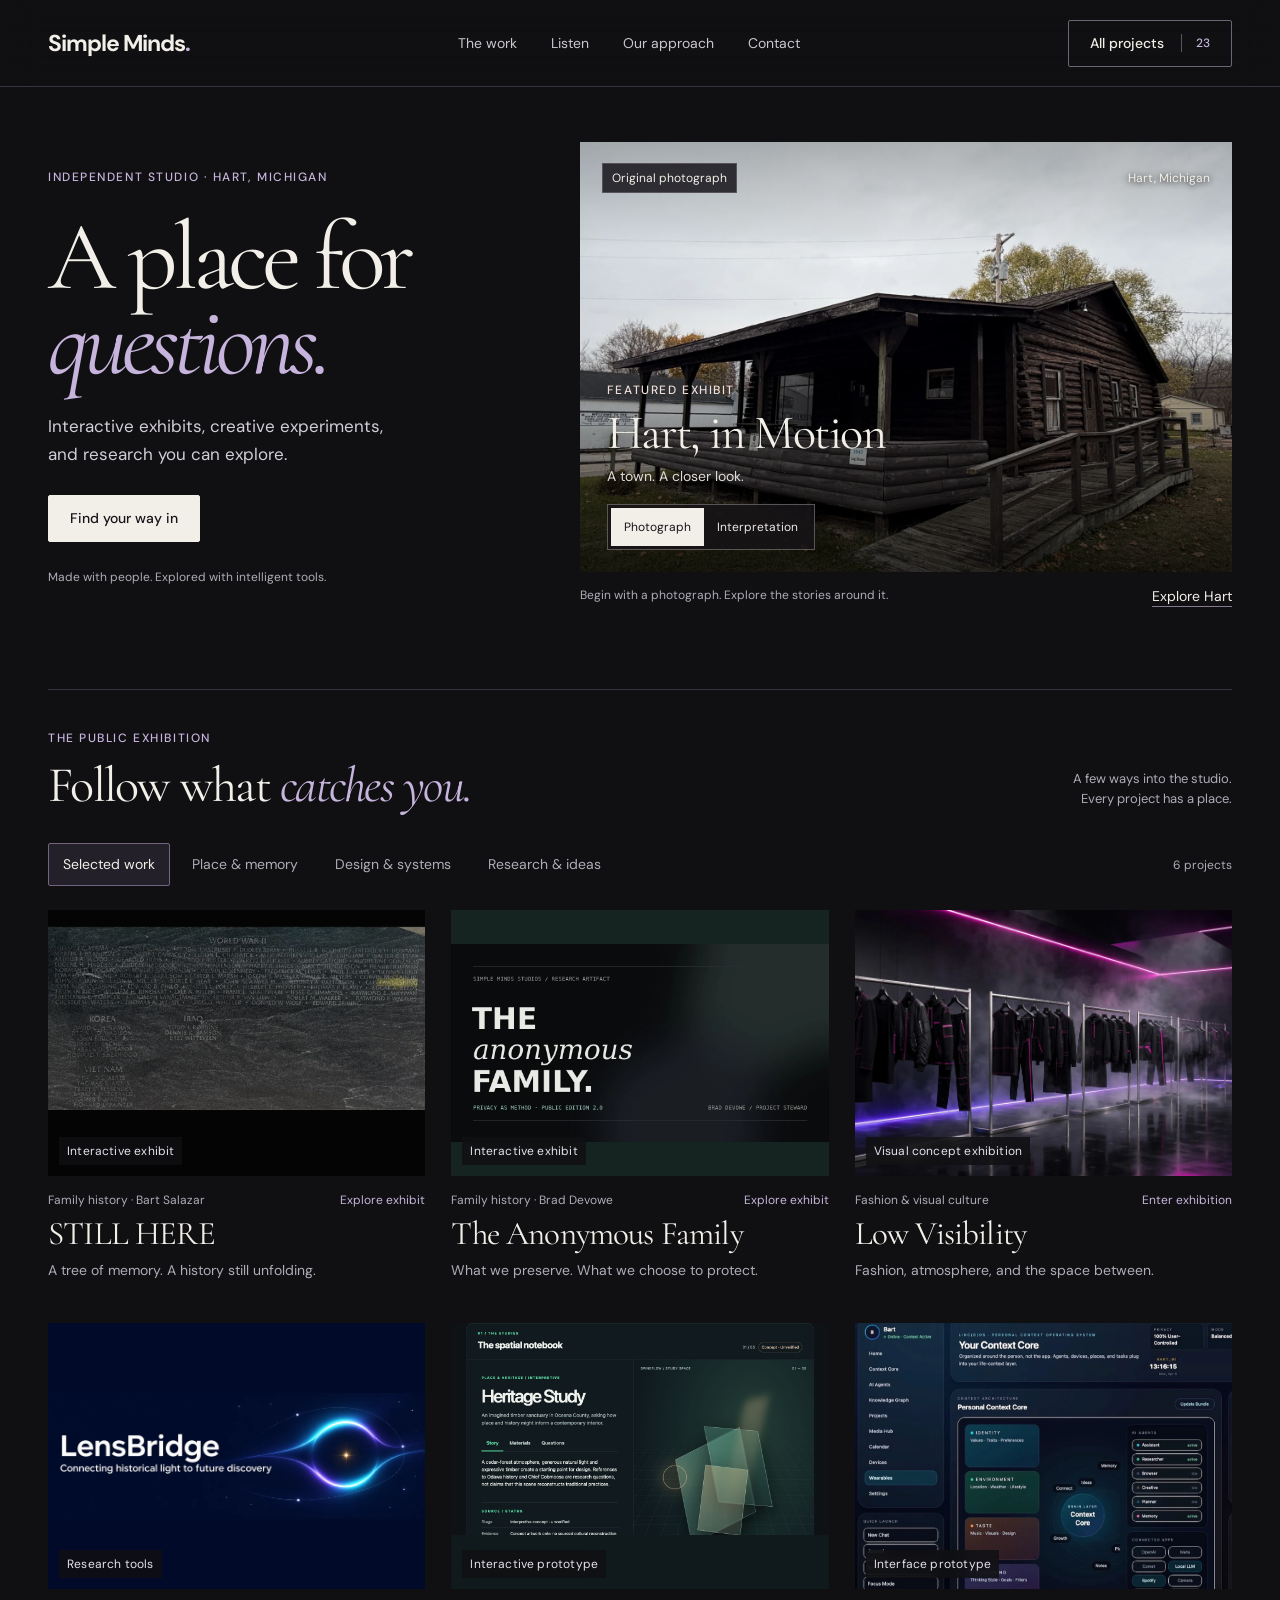
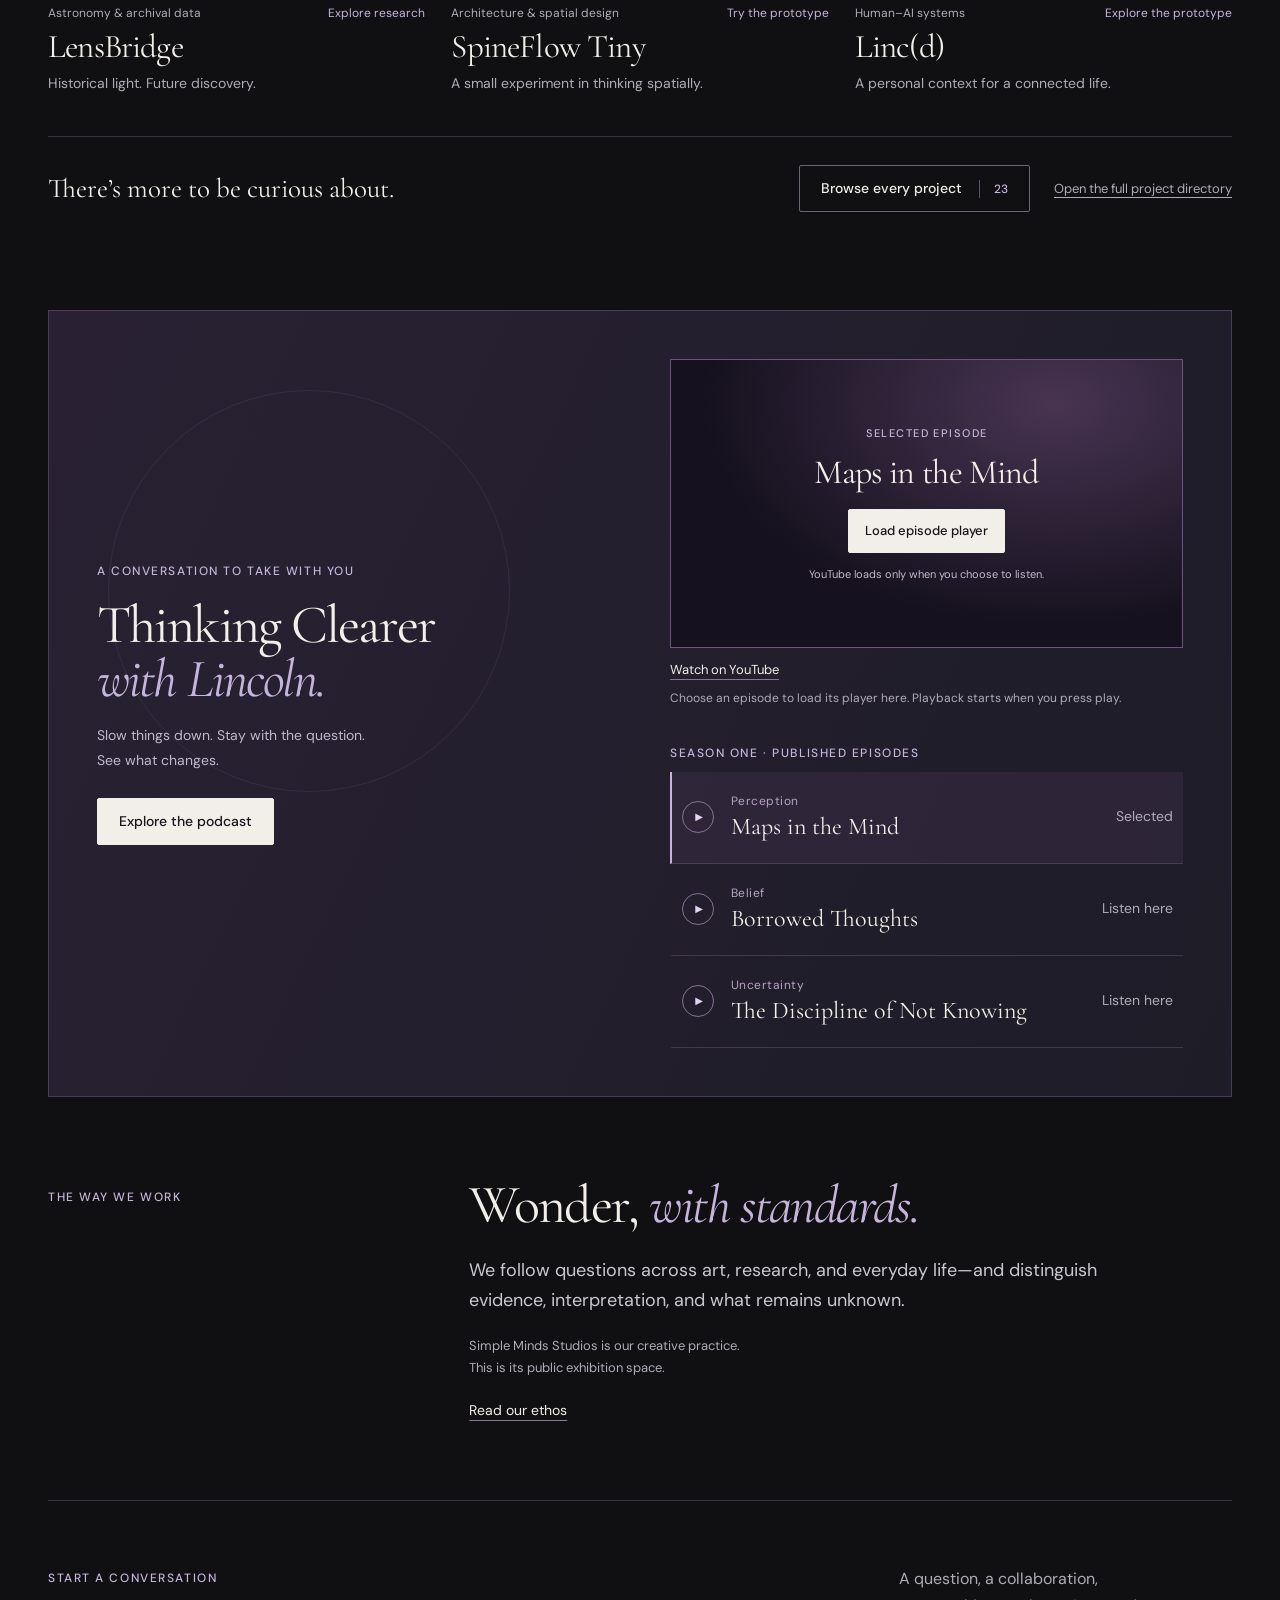
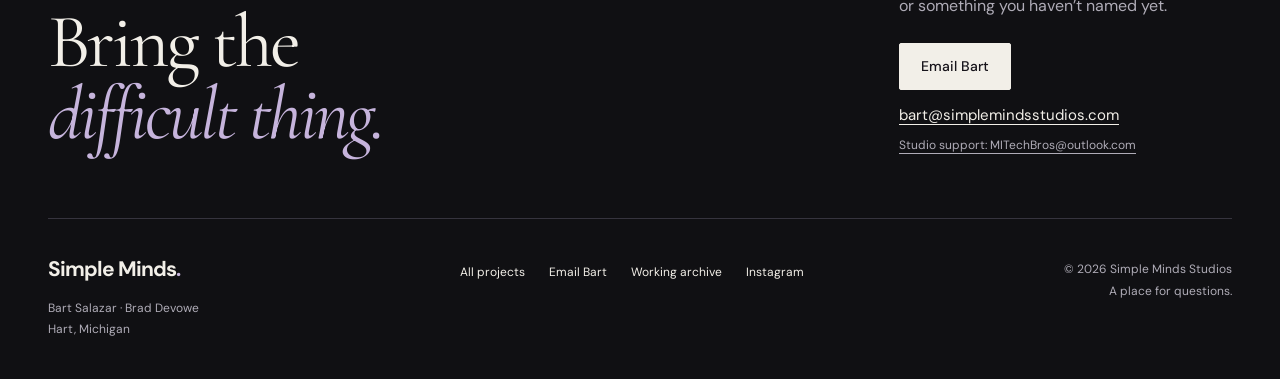
<file: index.html>
<!doctype html>
<html lang="en">
<head>
  <meta charset="utf-8">
  <meta name="viewport" content="width=device-width, initial-scale=1">
  <meta name="theme-color" content="#101013">
  <meta name="description" content="Explore exhibits, family histories, design experiments, and research from Hart, Michigan.">
  <title>Simple Minds Studios — A place for questions</title>
  <link rel="icon" href="assets/homepage/favicon.svg" type="image/svg+xml">
  <link rel="stylesheet" href="assets/homepage/homepage.css">
  <script src="assets/homepage/homepage.js" defer></script>
  <script src="assets/homepage/podcast.js" defer></script>
  <link rel="canonical" href="https://simplemindsstudios.com/">
  <meta property="og:type" content="website">
  <meta property="og:title" content="Simple Minds Studios — A place for questions">
  <meta property="og:description" content="Interactive exhibits, creative experiments, and research you can explore. Independent studio in Hart, Michigan.">
  <meta property="og:url" content="https://simplemindsstudios.com/">
  <meta property="og:image" content="https://simplemindsstudios.com/assets/homepage/social-preview-v2.jpg">
  <meta property="og:image:width" content="1280">
  <meta property="og:image:height" content="720">
  <meta property="og:image:alt" content="Simple Minds Studios, with a photographic preview of Hart, in Motion">
  <meta name="twitter:card" content="summary_large_image">
  <meta name="twitter:title" content="Simple Minds Studios — A place for questions">
  <meta name="twitter:description" content="Interactive exhibits, creative experiments, and research from Hart, Michigan.">
  <meta name="twitter:image" content="https://simplemindsstudios.com/assets/homepage/social-preview-v2.jpg">
  <script type="application/ld+json">{"@context": "https://schema.org", "@type": "Organization", "name": "Simple Minds Studios", "url": "https://simplemindsstudios.com/", "email": "bart@simplemindsstudios.com", "sameAs": ["https://github.com/Simple-Minds-Studios", "https://www.instagram.com/simplemindsstudios"]}</script>
  <script async src="https://www.googletagmanager.com/gtag/js?id=G-8QL1DX6CTL"></script>
  <script>window.dataLayer=window.dataLayer||[];function gtag(){dataLayer.push(arguments)}gtag('js',new Date());gtag('config','G-8QL1DX6CTL');</script>
  <!-- Meta Pixel Code -->
  <script>
  !function(f,b,e,v,n,t,s)
  {if(f.fbq)return;n=f.fbq=function(){n.callMethod?
  n.callMethod.apply(n,arguments):n.queue.push(arguments)};
  if(!f._fbq)f._fbq=n;n.push=n;n.loaded=!0;n.version='2.0';
  n.queue=[];t=b.createElement(e);t.async=!0;
  t.src=v;s=b.getElementsByTagName(e)[0];
  s.parentNode.insertBefore(t,s)}(window, document,'script',
  'https://connect.facebook.net/en_US/fbevents.js');
  fbq('init', '1871884930915034');
  fbq('track', 'PageView');
  </script>
  <noscript><img height="1" width="1" style="display:none"
  src="https://www.facebook.com/tr?id=1871884930915034&ev=PageView&noscript=1"
  /></noscript>
<!-- End Meta Pixel Code -->
</head>
<body>
  <a class="skip-link" href="#main">Skip to the work</a>
  <header class="site-header">
    <nav class="nav shell" aria-label="Primary">
      <a class="wordmark" href="#main" aria-label="Simple Minds Studios home">Simple Minds<span class="wordmark-dot">.</span></a>
      <div class="nav-middle"><a href="#work">The work</a><a href="#listen">Listen</a><a href="#about">Our approach</a><a href="#contact">Contact</a></div>
      <button class="catalog-trigger outline-button" data-open-catalog>All projects <span class="small-count" data-project-count>23</span></button>
    </nav>
  </header>
  <main id="main"><span id="top" class="anchor-alias" aria-hidden="true"></span>
    <section class="hero shell" aria-labelledby="hero-title">
      <div class="hero-copy">
        <p class="eyebrow">Independent studio · Hart, Michigan</p>
        <h1 id="hero-title">A place for<br><em>questions.</em></h1>
        <p class="hero-description">Interactive exhibits, creative experiments, and research you can explore.</p>
        <a class="solid-button" href="#work">Find your way in</a>
        <p class="hero-footnote">Made with people. Explored with intelligent tools.</p>
      </div>
      <figure class="hero-feature">
        <div class="feature-image-wrap">
          <img id="hart-image" src="assets/homepage/hart-photo.webp" alt="Photograph of a historic log house and its porch in Hart, Michigan" width="1536" height="1152" fetchpriority="high">
          <div class="feature-topline"><span class="image-label" id="hart-image-label">Original photograph</span><span class="feature-location">Hart, Michigan</span></div>
          <div class="hero-feature-title"><span class="eyebrow">Featured exhibit</span><h2>Hart, in Motion</h2><p>A town. A closer look.</p></div>
          <div class="compare-switch" role="group" aria-label="Choose the Hart preview"><button type="button" data-hart-view="photo" aria-pressed="true">Photograph</button><button type="button" data-hart-view="interpretation" aria-pressed="false">Interpretation</button></div>
        </div>
        <figcaption><span id="hart-caption" aria-live="polite">Begin with a photograph. Explore the stories around it.</span><a href="https://simplemindsstudios.com/hart-in-motion/explore/#cabin" class="text-link">Explore Hart</a></figcaption>
      </figure>
    </section>

    <span id="rooms" class="anchor-alias" aria-hidden="true"></span><span id="collection" class="anchor-alias" aria-hidden="true"></span>
    <section class="work shell" id="work" aria-labelledby="work-title">
      <div class="section-heading"><div><p class="eyebrow">The public exhibition</p><h2 id="work-title">Follow what <em>catches you.</em></h2></div><p class="section-aside">A few ways into the studio. <br>Every project has a place.</p></div>
      <div class="collection-tools"><div class="filter-list" role="group" aria-label="Filter featured projects"><button type="button" data-filter="all" aria-pressed="true">Selected work</button><button type="button" data-filter="memory" aria-pressed="false">Place & memory</button><button type="button" data-filter="design" aria-pressed="false">Design & systems</button><button type="button" data-filter="research" aria-pressed="false">Research & ideas</button></div><span class="selection-count" id="selection-count" aria-live="polite">6 projects</span></div>
      <div class="project-grid" id="featured-projects">
        <a class="project" id="sms-family" data-category="memory" href="https://simple-minds-studios.github.io/still-here/">
          <div class="project-image memory-image"><img src="assets/homepage/still-here.webp" alt="An expansive family-history diagram from STILL HERE" width="1206" height="940" loading="lazy"><span class="project-status">Interactive exhibit</span></div>
          <div class="project-meta"><span>Family history · Bart Salazar</span><span>Explore exhibit</span></div><h3>STILL HERE</h3><p>A tree of memory. A history still unfolding.</p>
        </a>
        <a class="project" data-category="memory" href="https://simple-minds-studios.github.io/the-anonymous-family/">
          <div class="project-image archive-image"><img src="assets/homepage/anonymous-family.webp" alt="The Anonymous Family exhibition cover: privacy as method, public edition" width="1200" height="630" loading="lazy"><span class="project-status">Interactive exhibit</span></div>
          <div class="project-meta"><span>Family history · Brad Devowe</span><span>Explore exhibit</span></div><h3>The Anonymous Family</h3><p>What we preserve. What we choose to protect.</p>
        </a>
        <a class="project" data-category="design" href="https://simple-minds-studios.github.io/Low-Visibility-Lookbooks/">
          <div class="project-image"><img src="assets/homepage/low-visibility-lookbooks-2.webp" alt="Low Visibility concept imagery: a dark fashion exhibition with violet light and garment rails" width="1600" height="900" loading="lazy"><span class="project-status">Visual concept exhibition</span></div>
          <div class="project-meta"><span>Fashion & visual culture</span><span>Enter exhibition</span></div><h3>Low Visibility</h3><p>Fashion, atmosphere, and the space between.</p>
        </a>
        <a class="project" data-category="research" href="https://simple-minds-studios.github.io/RomanMAST/">
          <div class="project-image lens-image"><img src="assets/homepage/lensbridge.webp" alt="LensBridge project artwork showing a luminous gravitational-lensing motif" width="1600" height="533" loading="lazy"><span class="project-status">Research tools</span></div>
          <div class="project-meta"><span>Astronomy & archival data</span><span>Explore research</span></div><h3>LensBridge</h3><p>Historical light. Future discovery.</p>
        </a>
        <a class="project" data-category="design" href="https://simple-minds-studios.github.io/spineflow-tiny-showcase/">
          <div class="project-image spine-image"><img src="assets/homepage/spineflow.jpg" alt="SpineFlow Tiny interface showing an architectural study" width="1280" height="800" loading="lazy"><span class="project-status">Interactive prototype</span></div>
          <div class="project-meta"><span>Architecture & spatial design</span><span>Try the prototype</span></div><h3>SpineFlow Tiny</h3><p>A small experiment in thinking spatially.</p>
        </a>
        <a class="project" data-category="design" href="https://simple-minds-studios.github.io/lincd-public/">
          <div class="project-image lincd-image"><img src="assets/homepage/lincd.webp" alt="Linc(d) concept interface with identity, environment, and context panels" width="1052" height="798" loading="lazy"><span class="project-status">Interface prototype</span></div>
          <div class="project-meta"><span>Human–AI systems</span><span>Explore the prototype</span></div><h3>Linc(d)</h3><p>A personal context for a connected life.</p>
        </a>
      </div>
      <div class="all-work"><p>There’s more to be curious about.</p><button type="button" class="outline-button" data-open-catalog>Browse every project <span class="small-count" data-project-count>23</span></button><a class="directory-link" href="https://simplemindsstudios.com/projects/">Open the full project directory</a></div>
    </section>

    <span id="sms-podcast" class="anchor-alias" aria-hidden="true"></span>
    <section class="podcast shell" id="listen" aria-labelledby="podcast-title">
      <div class="podcast-intro"><p class="eyebrow">A conversation to take with you</p><h2 id="podcast-title">Thinking Clearer<br><em>with Lincoln.</em></h2><p>Slow things down. Stay with the question.<br>See what changes.</p><a class="solid-button" href="https://simple-minds-studios.github.io/thinking-clearer/">Explore the podcast</a></div>
      <div class="podcast-listening">
        <div class="podcast-player" id="podcast-player-slot" aria-label="Podcast video player">
          <div class="podcast-placeholder" id="podcast-placeholder">
            <p class="eyebrow">Selected episode</p>
            <h3 id="podcast-selected-title">Maps in the Mind</h3>
            <button type="button" class="solid-button" id="podcast-load" aria-label="Load the YouTube player for Maps in the Mind">Load episode player</button>
            <p class="podcast-load-note">YouTube loads only when you choose to listen.</p>
          </div>
        </div>
        <div class="podcast-player-controls"><a class="text-link" id="podcast-youtube" href="https://www.youtube.com/watch?v=Hahd5jdcR3k" target="_blank" rel="noopener">Watch on YouTube</a><button type="button" id="podcast-close" hidden>Close player</button></div>
        <p class="podcast-message" id="podcast-message" role="status" aria-live="polite">Choose an episode to load its player here. Playback starts when you press play.</p>
        <div class="episodes"><p class="eyebrow">Season one · Published episodes</p>
          <button type="button" class="episode" data-podcast-episode="Hahd5jdcR3k" aria-pressed="true" aria-controls="podcast-player-slot" aria-label="Load Maps in the Mind on this page"><span class="play-icon" aria-hidden="true">▶</span><span><small>Perception</small><strong>Maps in the Mind</strong></span><span class="episode-action">Selected</span></button>
          <button type="button" class="episode" data-podcast-episode="IvM9KoJ85dQ" aria-pressed="false" aria-controls="podcast-player-slot" aria-label="Load Borrowed Thoughts on this page"><span class="play-icon" aria-hidden="true">▶</span><span><small>Belief</small><strong>Borrowed Thoughts</strong></span><span class="episode-action">Listen here</span></button>
          <button type="button" class="episode" data-podcast-episode="HnNYcDar6_Q" aria-pressed="false" aria-controls="podcast-player-slot" aria-label="Load The Discipline of Not Knowing on this page"><span class="play-icon" aria-hidden="true">▶</span><span><small>Uncertainty</small><strong>The Discipline of Not Knowing</strong></span><span class="episode-action">Listen here</span></button>
        </div>
        <noscript><p class="podcast-message">Listen on YouTube: <a href="https://www.youtube.com/watch?v=Hahd5jdcR3k">Maps in the Mind</a>, <a href="https://www.youtube.com/watch?v=IvM9KoJ85dQ">Borrowed Thoughts</a>, or <a href="https://www.youtube.com/watch?v=HnNYcDar6_Q">The Discipline of Not Knowing</a>.</p></noscript>
      </div>
    </section>

    <span id="questions" class="anchor-alias" aria-hidden="true"></span><span id="principles" class="anchor-alias" aria-hidden="true"></span>
    <section class="approach shell" id="about" aria-labelledby="about-title"><p class="eyebrow">The way we work</p><div><h2 id="about-title">Wonder, <em>with standards.</em></h2><p>We follow questions across art, research, and everyday life—and distinguish evidence, interpretation, and what remains unknown.</p><p class="approach-note">Simple Minds Studios is our creative practice.<br>This is its public exhibition space.</p><a class="text-link" href="https://simplemindsstudios.com/ethos/">Read our ethos</a></div></section>
    <section class="contact shell" id="contact" aria-labelledby="contact-title"><div><p class="eyebrow">Start a conversation</p><h2 id="contact-title">Bring the<br><em>difficult thing.</em></h2></div><div><p>A question, a collaboration,<br>or something you haven’t named yet.</p><a class="solid-button" href="mailto:bart@simplemindsstudios.com">Email Bart</a><a class="contact-email" href="mailto:bart@simplemindsstudios.com">bart@simplemindsstudios.com</a><a class="contact-email secondary-contact" href="mailto:MITechBros@outlook.com">Studio support: MITechBros@outlook.com</a></div></section>
  </main>
  <footer class="footer shell"><div><a class="wordmark" href="#main">Simple Minds<span class="wordmark-dot">.</span></a><p>Bart Salazar · Brad Devowe<br>Hart, Michigan</p></div><div class="footer-links"><button type="button" data-open-catalog>All projects</button><a href="mailto:bart@simplemindsstudios.com">Email Bart</a><a href="https://github.com/Simple-Minds-Studios">Working archive</a><a href="https://www.instagram.com/simplemindsstudios">Instagram</a></div><p class="copyright">© 2026 Simple Minds Studios<br>A place for questions.</p></footer>

  <dialog class="catalog-dialog" id="catalog-dialog" aria-labelledby="catalog-title">
    <div class="catalog-top"><div><p class="eyebrow">The complete public collection</p><h2 id="catalog-title">Many ways in.</h2></div><button type="button" class="close-dialog" id="close-catalog" aria-label="Close project directory">×</button></div>
    <label class="search-label" for="project-search">Find a project, subject, or steward</label><input id="project-search" type="search" placeholder="Try family history, Brad, astronomy…" autocomplete="off"><p class="catalog-results" id="catalog-results" aria-live="polite"></p><div class="catalog-items" id="catalog-items"></div><p class="empty-catalog" id="empty-catalog" hidden>No matches yet. Try another word.</p><div class="catalog-bottom"><span>Exhibits, research, prototypes, and studio resources.</span><a href="https://simplemindsstudios.com/projects/">Visit the full directory</a></div>
  </dialog>
  <noscript><p class="noscript-message">Explore <a href="https://simplemindsstudios.com/projects/">all public projects in the full directory</a>. The featured project links above also work without JavaScript.</p></noscript>
</body>
</html>
</file>
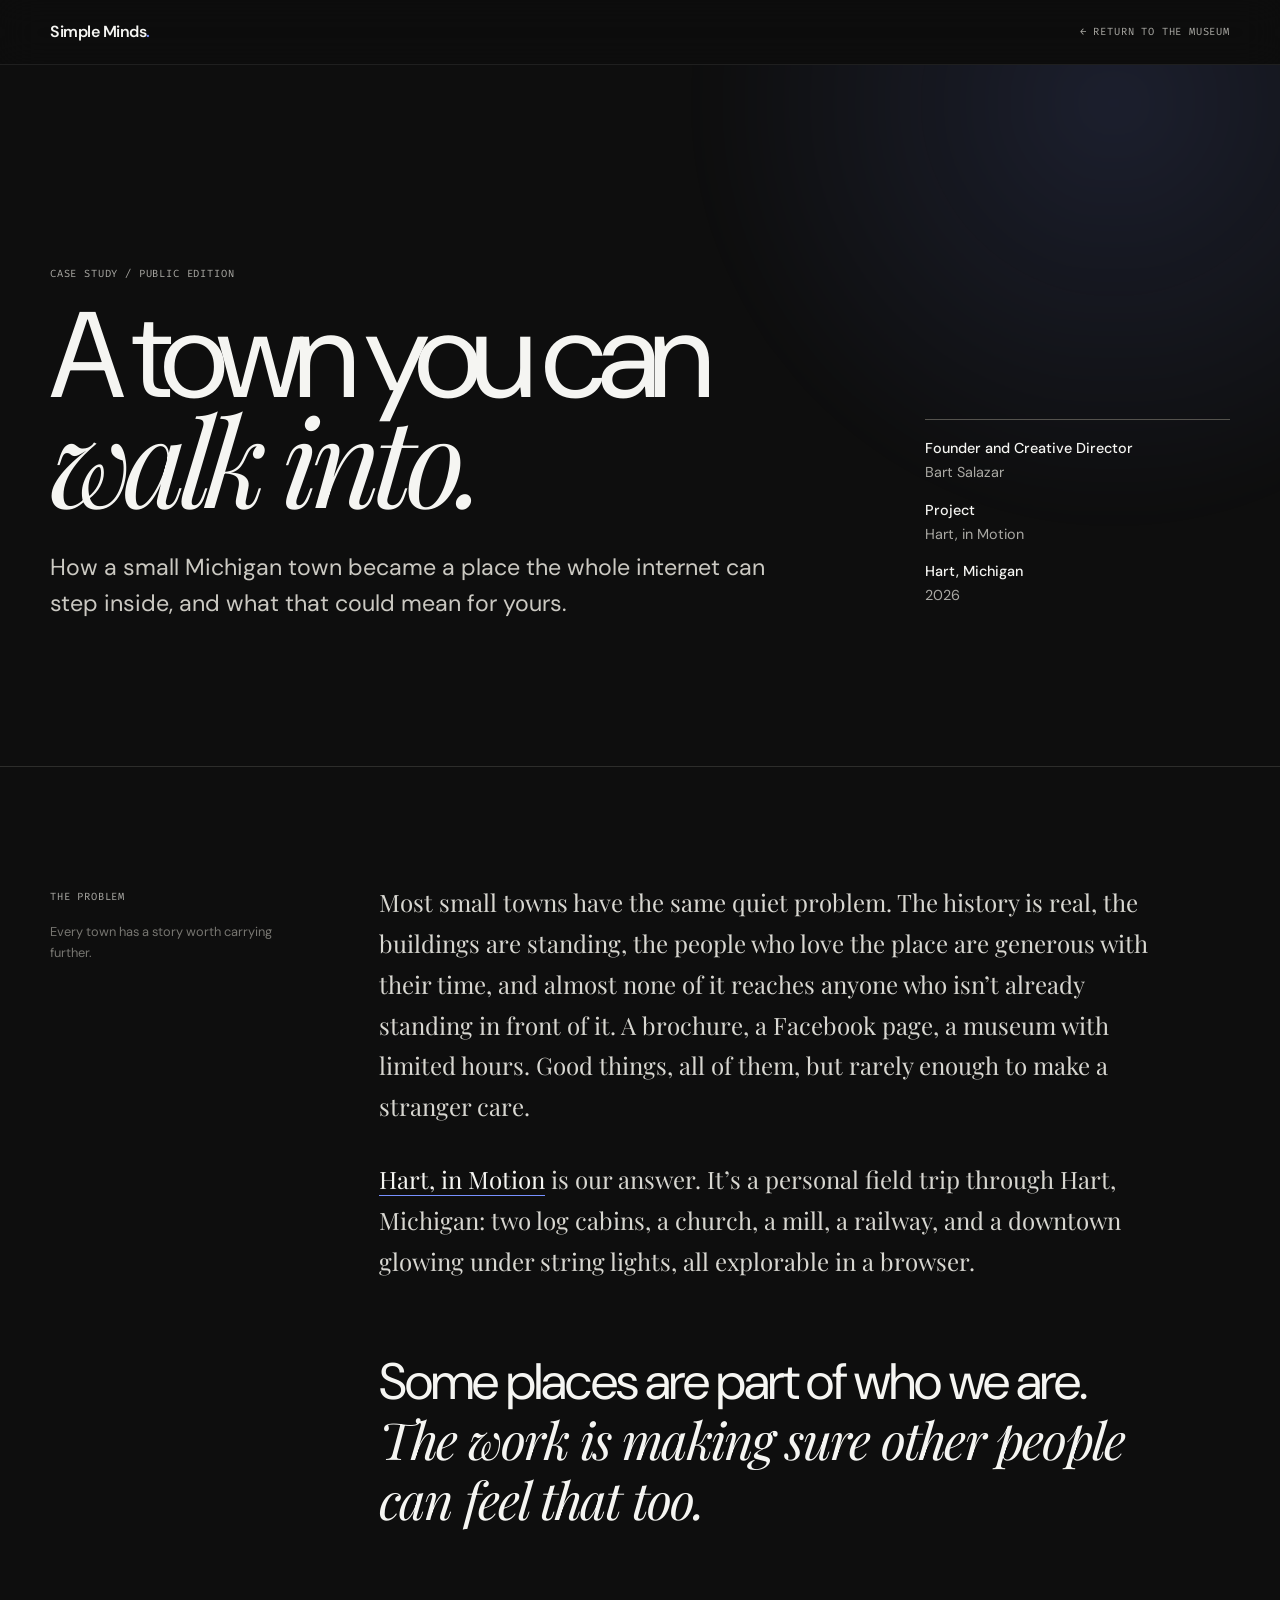
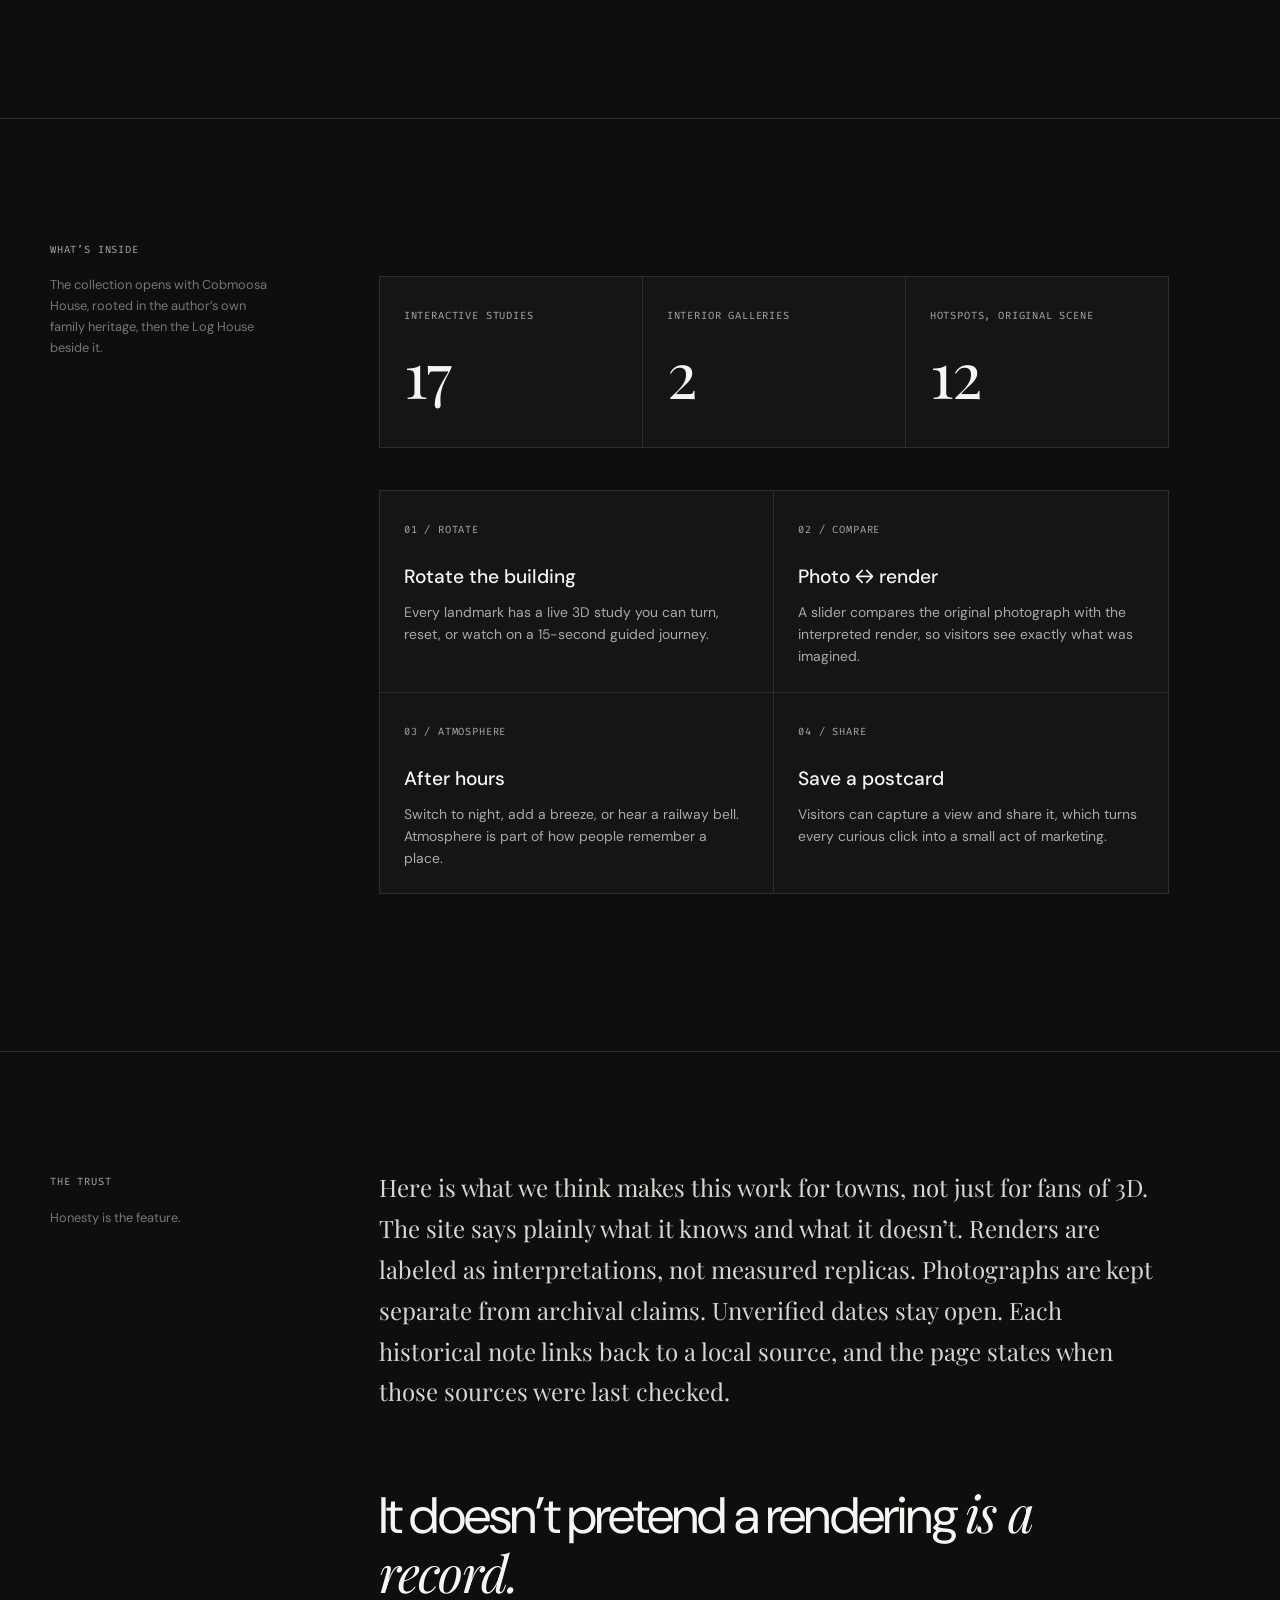
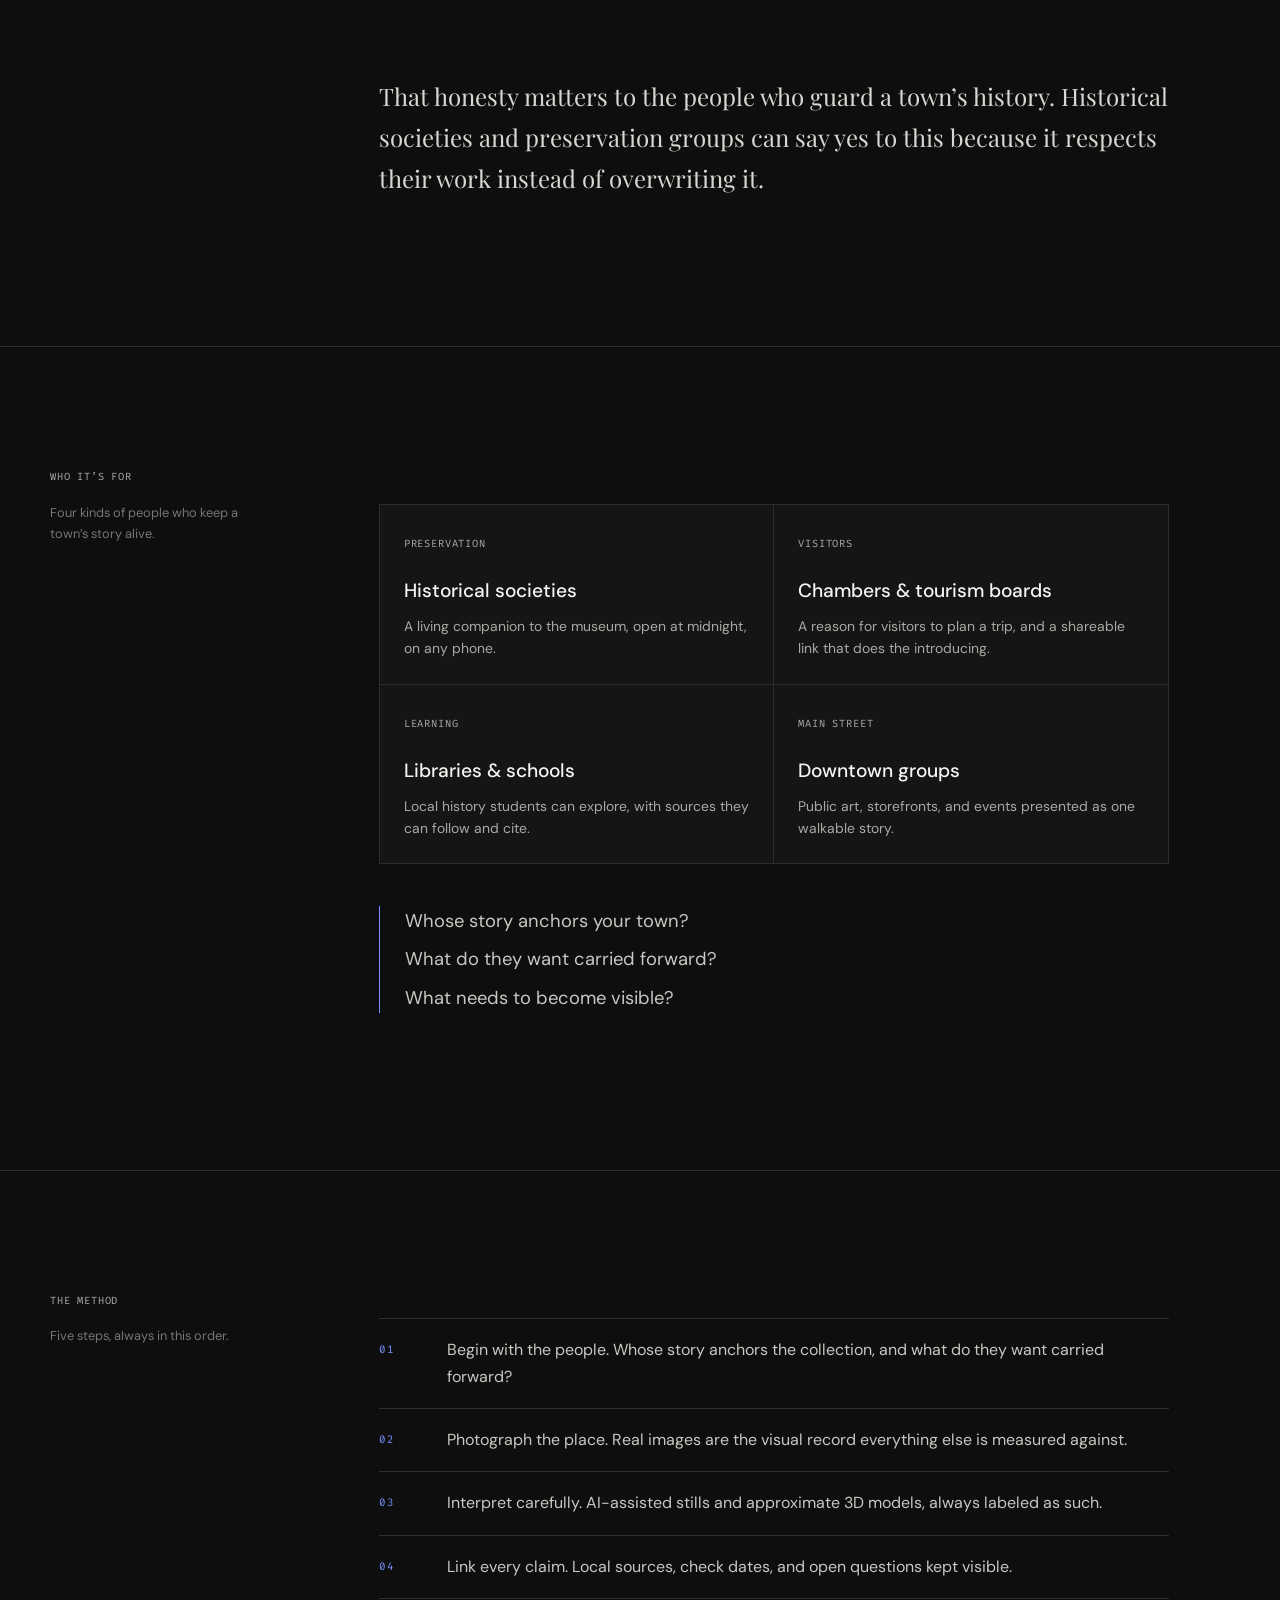
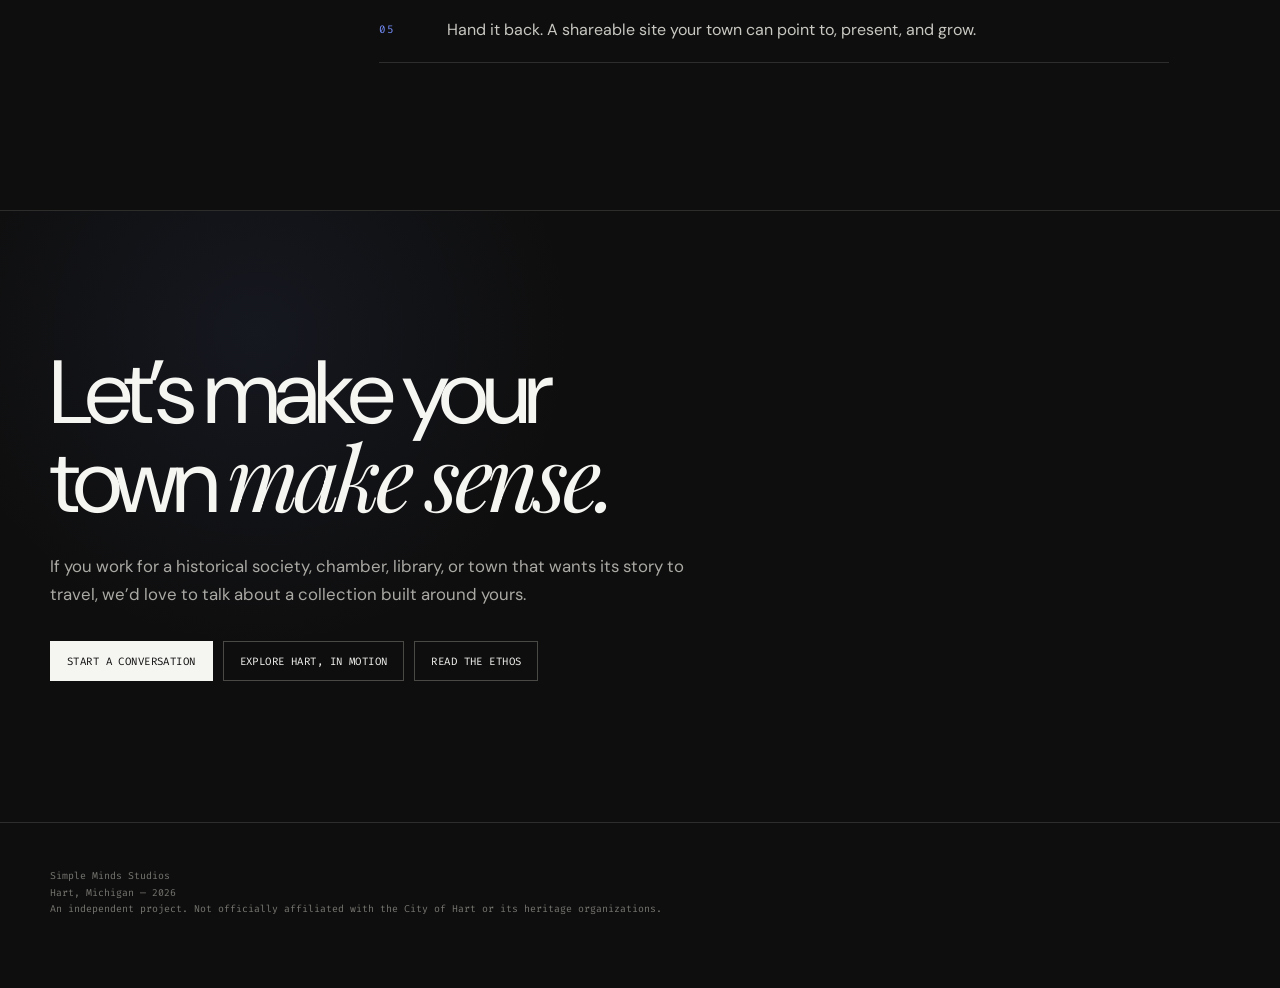
<file: hart-in-motion/index.html>
<!doctype html>
<html lang="en">
<head>
<meta charset="utf-8">
<meta name="viewport" content="width=device-width,initial-scale=1,viewport-fit=cover">
<meta name="theme-color" content="#0e0e0e">
<title>A Town You Can Walk Into — Simple Minds Studios</title>
<meta name="description" content="How a small Michigan town became a place the whole internet can step inside, and what that could mean for yours.">
<link rel="stylesheet" href="https://fonts.googleapis.com/css2?family=Playfair+Display:ital,wght@0,400;1,400&family=DM+Sans:wght@300;400;500;600&family=Fira+Code:wght@400;500&display=swap">
<style>
:root{--bg:#0e0e0e;--panel:#151515;--paper:#f5f5f2;--muted:#aaa9a4;--faint:#777671;--line:#2d2d2b;--blue:#7790ff;--max:1180px;--serif:"Playfair Display",Georgia,serif;--sans:"DM Sans",system-ui,sans-serif;--mono:"Fira Code",ui-monospace,monospace;color-scheme:dark;box-sizing:border-box}
*{box-sizing:border-box}
html{scroll-behavior:smooth;background:var(--bg);height:100%;scroll-padding-top:env(safe-area-inset-top,0px)}
body{margin:0;min-height:100%;background:var(--bg);color:var(--paper);font-family:var(--sans);line-height:1.65;-webkit-font-smoothing:antialiased;padding-top:env(safe-area-inset-top,0px);padding-bottom:env(safe-area-inset-bottom,0px)}
a{color:inherit;text-decoration:none}
::selection{background:var(--blue);color:#fff}
:focus-visible{outline:2px solid var(--paper);outline-offset:4px}
.shell{width:min(var(--max),calc(100% - 40px));margin:auto}
.top{position:sticky;top:env(safe-area-inset-top,0px);z-index:10;background:#0e0e0ed9;backdrop-filter:blur(18px);-webkit-backdrop-filter:blur(18px);border-bottom:1px solid #ffffff14}
.nav{height:64px;display:flex;align-items:center;justify-content:space-between}
.brand{font-weight:600;letter-spacing:-.03em}.brand span{color:var(--blue)}
.back,.eyebrow,.label,.credit{font:400 .65rem/1.5 var(--mono);letter-spacing:.08em;text-transform:uppercase;color:var(--muted)}
.back:hover{color:var(--paper)}
.hero{min-height:78svh;display:grid;align-items:end;padding:120px 0 70px;border-bottom:1px solid var(--line);position:relative;overflow:hidden}
.hero:before{content:"";position:absolute;width:70vw;height:70vw;right:-22vw;top:-32vw;border-radius:50%;background:radial-gradient(circle,#7790ff22,transparent 67%);filter:blur(15px)}
.hero-grid{position:relative;display:grid;grid-template-columns:1.45fr .55fr;gap:70px;align-items:end}
h1{font-size:clamp(3.4rem,9.5vw,8.6rem);line-height:.84;letter-spacing:-.07em;font-weight:400;margin:.16em 0 .26em;max-width:9ch}
h1 em,h2 em{font-family:var(--serif);font-weight:400}
.lede{font-size:clamp(1.1rem,2vw,1.45rem);line-height:1.55;max-width:760px;color:#cbc9c2;margin:0}
.aside{border-top:1px solid #55534e;padding-top:17px}.aside p{color:var(--muted);font-size:.9rem;margin:0 0 14px}.aside strong{color:var(--paper);font-weight:500}
.statement{padding:clamp(70px,9vw,130px) 0;border-bottom:1px solid var(--line)}
.statement-grid{display:grid;grid-template-columns:.42fr 1.58fr;gap:clamp(34px,8vw,120px)}
.rail-inner{position:sticky;top:105px}.rail p{font-size:.8rem;color:var(--faint);max-width:25ch}
.copy{max-width:790px}
.copy>p{font-family:var(--serif);font-size:clamp(1.15rem,2vw,1.5rem);line-height:1.7;color:#d8d7d1;margin:0 0 1.35em}
.copy>p strong{color:var(--paper);font-weight:400}
.copy .declaration{font-family:var(--sans);font-size:clamp(1.9rem,4vw,3.4rem);line-height:1.12;letter-spacing:-.035em;color:var(--paper);margin:1.4em 0}
.declaration em{font-family:var(--serif)}
.questions{border-left:1px solid var(--blue);padding-left:25px;margin:2.6em 0}
.questions p{font-family:var(--sans);font-size:clamp(1rem,1.5vw,1.15rem);margin:.45em 0;color:#c8c7c1}
.roles{display:grid;grid-template-columns:repeat(3,1fr);gap:1px;background:var(--line);border:1px solid var(--line);margin:2.6em 0}
.roles.two{grid-template-columns:repeat(2,1fr)}
.role{background:var(--panel);padding:24px;min-height:170px}
.role h3{font-size:1.2rem;margin:20px 0 8px;font-weight:500}
.role p{font-family:var(--sans);font-size:.87rem;line-height:1.6;color:var(--muted);margin:0}
.stat b{display:block;font:400 clamp(2.6rem,5vw,4rem)/1 var(--serif);color:var(--paper);letter-spacing:-.03em;margin-top:14px}
.link{border-bottom:1px solid var(--blue);color:var(--paper)}
.steps{list-style:none;padding:0;margin:2em 0;border-top:1px solid var(--line)}
.steps li{display:grid;grid-template-columns:56px 1fr;gap:12px;padding:18px 0;border-bottom:1px solid var(--line);font-family:var(--sans);font-size:1rem;color:#c8c7c1}
.steps li:before{counter-increment:s;content:"0" counter(s);font:400 .68rem var(--mono);letter-spacing:.08em;color:var(--blue);padding-top:5px}
.steps{counter-reset:s}
.final{padding:clamp(80px,11vw,160px) 0;background:radial-gradient(circle at 20% 20%,#7790ff13,transparent 28%)}
.final h2{font-size:clamp(2.8rem,7vw,6.4rem);line-height:.92;letter-spacing:-.06em;font-weight:400;margin:0 0 30px;max-width:11ch}
.final p{font-size:1.05rem;color:var(--muted);max-width:640px}
.actions{display:flex;flex-wrap:wrap;gap:10px;margin-top:32px}
.button{border:1px solid #4a4945;padding:12px 16px;font:400 .67rem var(--mono);letter-spacing:.04em;text-transform:uppercase}
.button.primary{background:var(--paper);color:var(--bg);border-color:var(--paper)}
.button:hover{border-color:var(--paper)}
footer{padding:45px 0 70px;border-top:1px solid var(--line)}
.footer-grid{display:flex;justify-content:space-between;gap:30px}
footer p{font:400 .62rem/1.7 var(--mono);color:var(--faint);margin:0}
@media(max-width:850px){.hero-grid,.statement-grid{grid-template-columns:1fr}.hero{min-height:auto}.aside{max-width:650px}.rail-inner{position:static}.roles,.roles.two{grid-template-columns:1fr}.role{min-height:auto}}
@media(max-width:600px){.shell{width:calc(100% - 34px)}.hero{padding:105px 0 60px}.footer-grid{display:block}.footer-grid p+p{margin-top:20px}}
@media(prefers-reduced-motion:reduce){html{scroll-behavior:auto}}
</style>
<link rel="canonical" href="https://simplemindsstudios.com/hart-in-motion/">
<meta property="og:type" content="article">
<meta property="og:title" content="A Town You Can Walk Into — Simple Minds Studios">
<meta property="og:url" content="https://simplemindsstudios.com/hart-in-motion/">
<meta property="og:image" content="https://simplemindsstudios.com/hart-in-motion/explore/assets/heritage/cobmoosa-share-v1.png">
<meta name="twitter:card" content="summary_large_image">
<link rel="alternate" type="text/markdown" href="https://simplemindsstudios.com/hart-in-motion/case-study.md" title="Plain-text case study">
</head>
<body>
<header class="top"><div class="shell nav"><a class="brand" href="https://simplemindsstudios.com/">Simple Minds<span>.</span></a><a class="back" href="https://simplemindsstudios.com/">← Return to the museum</a></div></header>
<main>
<section class="hero"><div class="shell hero-grid"><div><span class="eyebrow">Case study / Public edition</span><h1>A town you can <em>walk into.</em></h1><p class="lede">How a small Michigan town became a place the whole internet can step inside, and what that could mean for yours.</p></div><aside class="aside"><p><strong>Founder and Creative Director</strong><br>Bart Salazar</p><p><strong>Project</strong><br>Hart, in Motion</p><p><strong>Hart, Michigan</strong><br>2026</p></aside></div></section>

<section class="statement"><div class="shell statement-grid"><aside class="rail"><div class="rail-inner"><span class="label">The problem</span><p>Every town has a story worth carrying further.</p></div></aside><article class="copy">
<p>Most small towns have the same quiet problem. The history is real, the buildings are standing, the people who love the place are generous with their time, and almost none of it reaches anyone who isn’t already standing in front of it. A brochure, a Facebook page, a museum with limited hours. Good things, all of them, but rarely enough to make a stranger care.</p>
<p><a class="link" href="https://simplemindsstudios.com/hart-in-motion/explore/#cabin">Hart, in Motion</a> is our answer. It’s a personal field trip through Hart, Michigan: two log cabins, a church, a mill, a railway, and a downtown glowing under string lights, all explorable in a browser.</p>
<p class="declaration">Some places are part of who we are. <em>The work is making sure other people can feel that too.</em></p>
</article></div></section>

<section class="statement"><div class="shell statement-grid"><aside class="rail"><div class="rail-inner"><span class="label">What’s inside</span><p>The collection opens with Cobmoosa House, rooted in the author’s own family heritage, then the Log House beside it.</p></div></aside><article class="copy">
<div class="roles"><section class="role stat"><span class="credit">Interactive studies</span><b>17</b></section><section class="role stat"><span class="credit">Interior galleries</span><b>2</b></section><section class="role stat"><span class="credit">Hotspots, original scene</span><b>12</b></section></div>
<div class="roles two"><section class="role"><span class="credit">01 / Rotate</span><h3>Rotate the building</h3><p>Every landmark has a live 3D study you can turn, reset, or watch on a 15-second guided journey.</p></section><section class="role"><span class="credit">02 / Compare</span><h3>Photo ↔ render</h3><p>A slider compares the original photograph with the interpreted render, so visitors see exactly what was imagined.</p></section><section class="role"><span class="credit">03 / Atmosphere</span><h3>After hours</h3><p>Switch to night, add a breeze, or hear a railway bell. Atmosphere is part of how people remember a place.</p></section><section class="role"><span class="credit">04 / Share</span><h3>Save a postcard</h3><p>Visitors can capture a view and share it, which turns every curious click into a small act of marketing.</p></section></div>
</article></div></section>

<section class="statement"><div class="shell statement-grid"><aside class="rail"><div class="rail-inner"><span class="label">The trust</span><p>Honesty is the feature.</p></div></aside><article class="copy">
<p>Here is what we think makes this work for towns, not just for fans of 3D. The site says plainly what it knows and what it doesn’t. Renders are labeled as interpretations, not measured replicas. Photographs are kept separate from archival claims. Unverified dates stay open. Each historical note links back to a local source, and the page states when those sources were last checked.</p>
<p class="declaration">It doesn’t pretend a rendering <em>is a record.</em></p>
<p>That honesty matters to the people who guard a town’s history. Historical societies and preservation groups can say yes to this because it respects their work instead of overwriting it.</p>
</article></div></section>

<section class="statement"><div class="shell statement-grid"><aside class="rail"><div class="rail-inner"><span class="label">Who it’s for</span><p>Four kinds of people who keep a town’s story alive.</p></div></aside><article class="copy">
<div class="roles two"><section class="role"><span class="credit">Preservation</span><h3>Historical societies</h3><p>A living companion to the museum, open at midnight, on any phone.</p></section><section class="role"><span class="credit">Visitors</span><h3>Chambers &amp; tourism boards</h3><p>A reason for visitors to plan a trip, and a shareable link that does the introducing.</p></section><section class="role"><span class="credit">Learning</span><h3>Libraries &amp; schools</h3><p>Local history students can explore, with sources they can follow and cite.</p></section><section class="role"><span class="credit">Main Street</span><h3>Downtown groups</h3><p>Public art, storefronts, and events presented as one walkable story.</p></section></div>
<div class="questions"><p>Whose story anchors your town?</p><p>What do they want carried forward?</p><p>What needs to become visible?</p></div>
</article></div></section>

<section class="statement"><div class="shell statement-grid"><aside class="rail"><div class="rail-inner"><span class="label">The method</span><p>Five steps, always in this order.</p></div></aside><article class="copy">
<ol class="steps"><li>Begin with the people. Whose story anchors the collection, and what do they want carried forward?</li><li>Photograph the place. Real images are the visual record everything else is measured against.</li><li>Interpret carefully. AI-assisted stills and approximate 3D models, always labeled as such.</li><li>Link every claim. Local sources, check dates, and open questions kept visible.</li><li>Hand it back. A shareable site your town can point to, present, and grow.</li></ol>
</article></div></section>

<section class="final"><div class="shell"><h2>Let’s make your town <em>make sense.</em></h2><p>If you work for a historical society, chamber, library, or town that wants its story to travel, we’d love to talk about a collection built around yours.</p><div class="actions"><a class="button primary" href="mailto:bart@simplemindsstudios.com?subject=Our%20town%20story&amp;body=Town%3A%0AYour%20role%3A%0AWhat%20story%20do%20you%20want%20to%20tell%3F">Start a conversation</a><a class="button" href="https://simplemindsstudios.com/hart-in-motion/explore/#cabin">Explore Hart, in Motion</a><a class="button" href="https://simplemindsstudios.com/ethos/">Read the ethos</a></div></div></section>
</main>
<footer><div class="shell footer-grid"><p>Simple Minds Studios<br>Hart, Michigan — 2026<br>An independent project. Not officially affiliated with the City of Hart or its heritage organizations.</p></div></footer>
</body>
</html>
</file>
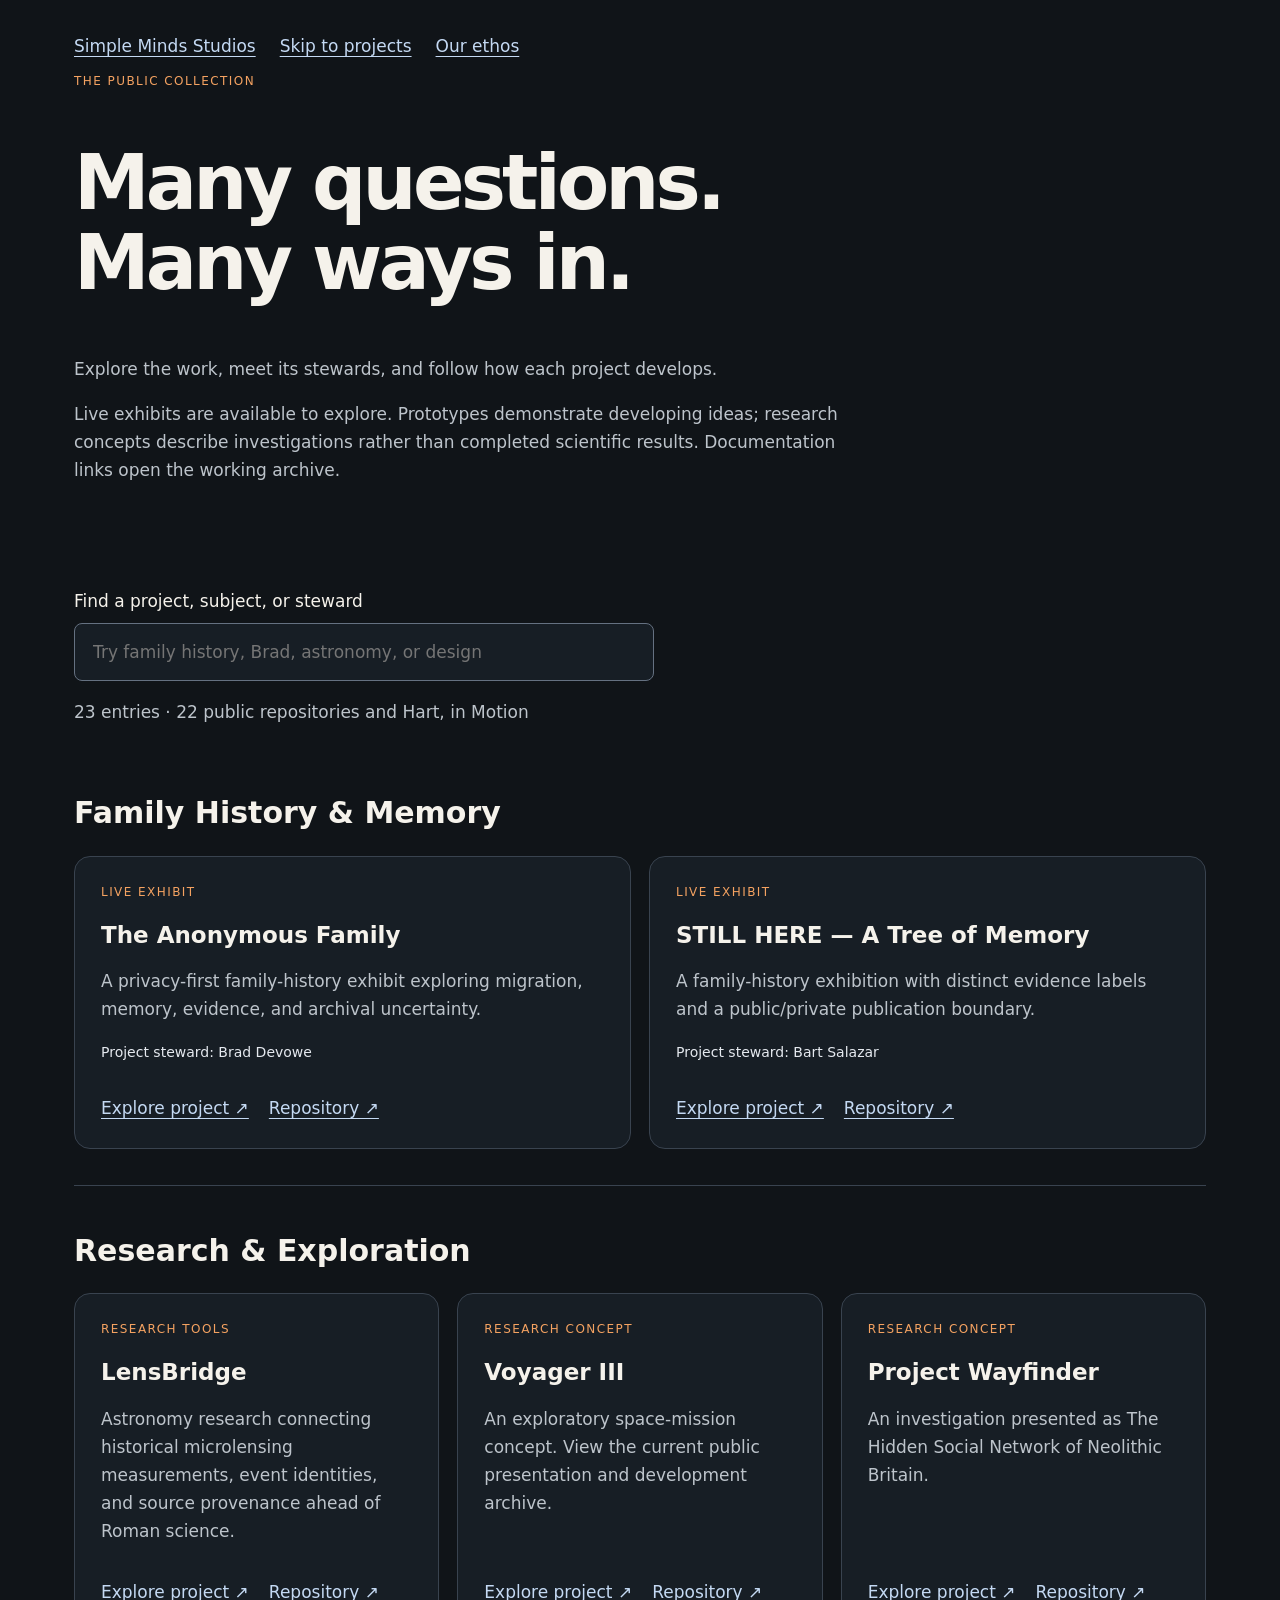
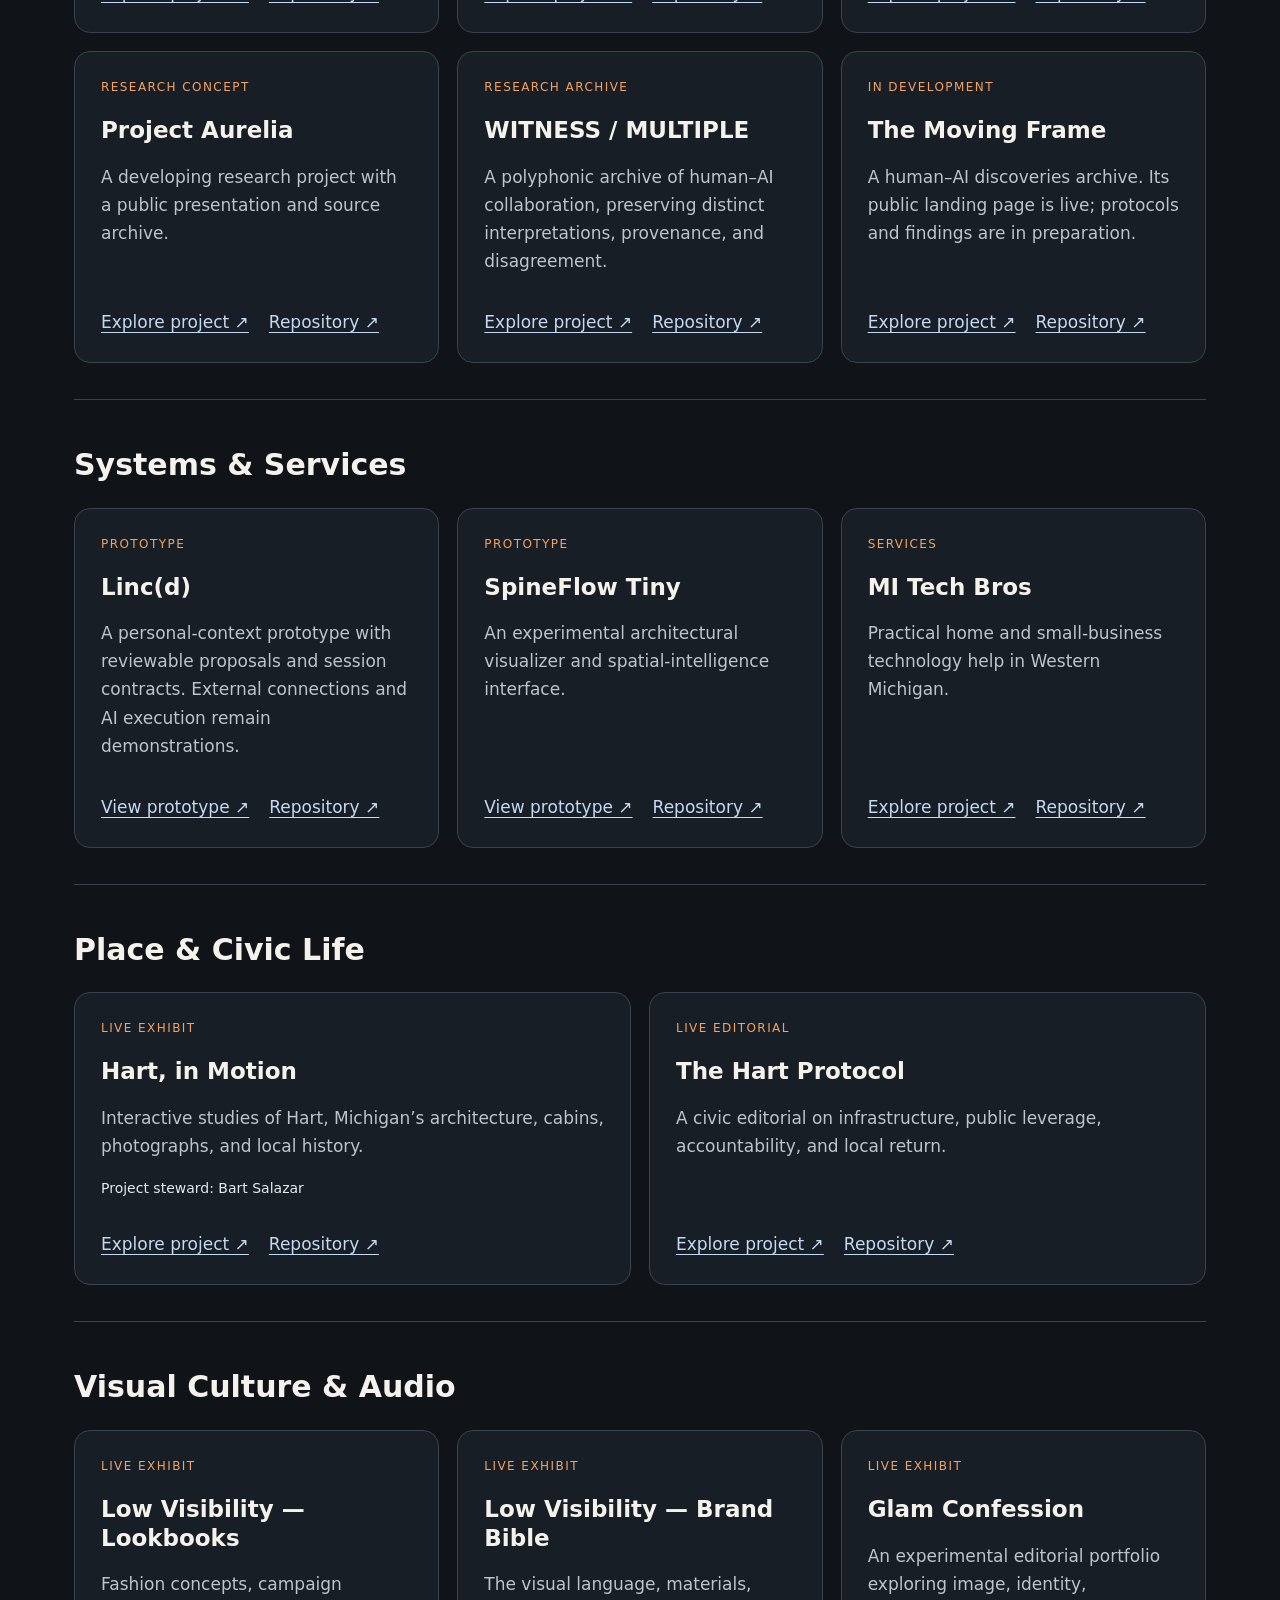
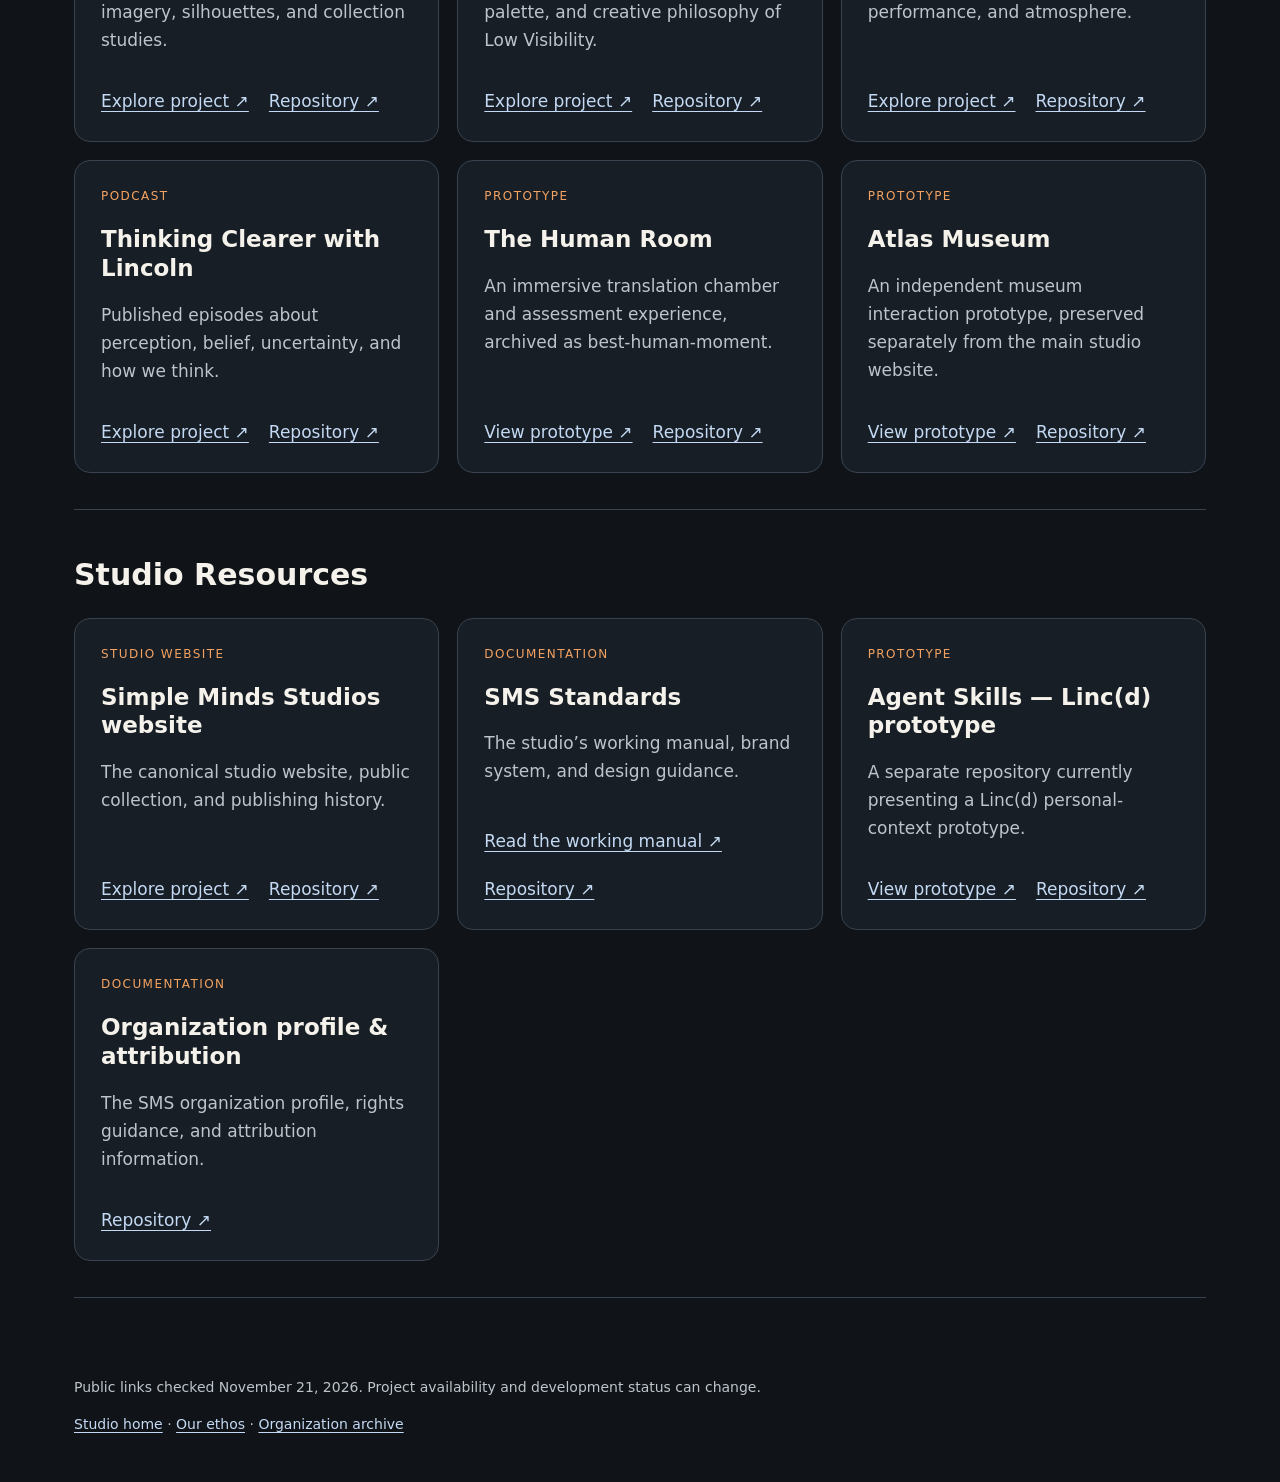
<file: projects/index.html>
<!doctype html><html lang="en"><head><meta charset="utf-8"><meta name="viewport" content="width=device-width,initial-scale=1"><title>Project Directory — Simple Minds Studios</title><meta name="description" content="Explore the Simple Minds Studios public collection: family history, astronomy, human–AI research, design, civic life, and audio."><link rel="canonical" href="https://simplemindsstudios.com/projects/"><style>body{margin:0;background:#101418;color:#f5f2eb;font:17px/1.65 system-ui,sans-serif}*{box-sizing:border-box}a{color:#c4d9f3;text-underline-offset:.22em}a:focus-visible,input:focus-visible,button:focus-visible{outline:3px solid #f4a261;outline-offset:5px}header,main,footer{max-width:1180px;margin:auto;padding:32px 24px}nav{display:flex;gap:24px;flex-wrap:wrap}.eyebrow,.status{font-size:12px;letter-spacing:.12em;text-transform:uppercase;color:#f4a261}h1{font-size:clamp(40px,7vw,76px);line-height:1.06;letter-spacing:-.05em;max-width:850px}h2{font-size:30px;line-height:1.2}h3{font-size:23px;line-height:1.25;margin:18px 0}p{max-width:780px;color:#bdc4cb}.grid{display:grid;grid-template-columns:repeat(auto-fit,minmax(min(100%,290px),1fr));gap:18px}article{padding:26px;border:1px solid #39434f;border-radius:16px;background:#171e25;display:flex;flex-direction:column}article p{margin-top:0}.links{display:flex;gap:20px;flex-wrap:wrap;margin-top:auto;padding-top:16px}.steward{font-size:14px;color:#e5e9ef}section{padding:22px 0 36px;border-bottom:1px solid #39434f}input{width:100%;max-width:580px;padding:14px 18px;background:#171e25;border:1px solid #657181;border-radius:8px;color:#fff;font:inherit}label{display:block;margin-bottom:8px}.filters{margin:22px 0}footer{font-size:14px}[hidden]{display:none!important}@media(prefers-reduced-motion:reduce){html{scroll-behavior:auto}}</style><script async src="https://www.googletagmanager.com/gtag/js?id=G-8QL1DX6CTL"></script><script>window.dataLayer=window.dataLayer||[];function gtag(){dataLayer.push(arguments)}gtag('js',new Date());gtag('config','G-8QL1DX6CTL');</script></head><body><header><nav aria-label="Studio"><a href="/">Simple Minds Studios</a><a href="#main">Skip to projects</a><a href="/ethos/">Our ethos</a></nav><p class="eyebrow">The public collection</p><h1>Many questions.<br>Many ways in.</h1><p>Explore the work, meet its stewards, and follow how each project develops.</p><p>Live exhibits are available to explore. Prototypes demonstrate developing ideas; research concepts describe investigations rather than completed scientific results. Documentation links open the working archive.</p></header><main id="main"><div class="filters"><label for="search">Find a project, subject, or steward</label><input id="search" type="search" placeholder="Try family history, Brad, astronomy, or design" aria-controls="collection"><p id="count" role="status" aria-live="polite">23 entries · 22 public repositories and Hart, in Motion</p></div><div id="collection"><section data-category id="family-history-memory"><h2>Family History &amp; Memory</h2><div class="grid"><article data-project id="project-the-anonymous-family"><span class="status">Live exhibit</span><h3>The Anonymous Family</h3><p>A privacy-first family-history exhibit exploring migration, memory, evidence, and archival uncertainty.</p><p class="steward">Project steward: Brad Devowe</p><div class="links"><a href="https://simple-minds-studios.github.io/the-anonymous-family/">Explore project ↗</a><a href="https://github.com/Simple-Minds-Studios/the-anonymous-family">Repository ↗</a></div></article><article data-project id="project-still-here"><span class="status">Live exhibit</span><h3>STILL HERE — A Tree of Memory</h3><p>A family-history exhibition with distinct evidence labels and a public/private publication boundary.</p><p class="steward">Project steward: Bart Salazar</p><div class="links"><a href="https://simple-minds-studios.github.io/still-here/">Explore project ↗</a><a href="https://github.com/Simple-Minds-Studios/still-here">Repository ↗</a></div></article></div></section><section data-category id="research-exploration"><h2>Research &amp; Exploration</h2><div class="grid"><article data-project id="project-romanmast"><span class="status">Research tools</span><h3>LensBridge</h3><p>Astronomy research connecting historical microlensing measurements, event identities, and source provenance ahead of Roman science.</p><div class="links"><a href="https://simple-minds-studios.github.io/RomanMAST/">Explore project ↗</a><a href="https://github.com/Simple-Minds-Studios/RomanMAST">Repository ↗</a></div></article><article data-project id="project-project-voyager-iii"><span class="status">Research concept</span><h3>Voyager III</h3><p>An exploratory space-mission concept. View the current public presentation and development archive.</p><div class="links"><a href="https://simple-minds-studios.github.io/project-voyager-iii/">Explore project ↗</a><a href="https://github.com/Simple-Minds-Studios/project-voyager-iii">Repository ↗</a></div></article><article data-project id="project-project-wayfinder"><span class="status">Research concept</span><h3>Project Wayfinder</h3><p>An investigation presented as The Hidden Social Network of Neolithic Britain.</p><div class="links"><a href="https://simple-minds-studios.github.io/project-wayfinder/">Explore project ↗</a><a href="https://github.com/Simple-Minds-Studios/project-wayfinder">Repository ↗</a></div></article><article data-project id="project-project-aurelia"><span class="status">Research concept</span><h3>Project Aurelia</h3><p>A developing research project with a public presentation and source archive.</p><div class="links"><a href="https://simple-minds-studios.github.io/project-aurelia/">Explore project ↗</a><a href="https://github.com/Simple-Minds-Studios/project-aurelia">Repository ↗</a></div></article><article data-project id="project-witness-multiple"><span class="status">Research archive</span><h3>WITNESS / MULTIPLE</h3><p>A polyphonic archive of human–AI collaboration, preserving distinct interpretations, provenance, and disagreement.</p><div class="links"><a href="https://simple-minds-studios.github.io/witness-multiple/">Explore project ↗</a><a href="https://github.com/Simple-Minds-Studios/witness-multiple">Repository ↗</a></div></article><article data-project id="project-the-moving-frame"><span class="status">In development</span><h3>The Moving Frame</h3><p>A human–AI discoveries archive. Its public landing page is live; protocols and findings are in preparation.</p><div class="links"><a href="https://simple-minds-studios.github.io/the-moving-frame/">Explore project ↗</a><a href="https://github.com/Simple-Minds-Studios/the-moving-frame">Repository ↗</a></div></article></div></section><section data-category id="systems-services"><h2>Systems &amp; Services</h2><div class="grid"><article data-project id="project-lincd-public"><span class="status">Prototype</span><h3>Linc(d)</h3><p>A personal-context prototype with reviewable proposals and session contracts. External connections and AI execution remain demonstrations.</p><div class="links"><a href="https://simple-minds-studios.github.io/lincd-public/">View prototype ↗</a><a href="https://github.com/Simple-Minds-Studios/lincd-public">Repository ↗</a></div></article><article data-project id="project-spineflow-tiny-showcase"><span class="status">Prototype</span><h3>SpineFlow Tiny</h3><p>An experimental architectural visualizer and spatial-intelligence interface.</p><div class="links"><a href="https://simple-minds-studios.github.io/spineflow-tiny-showcase/">View prototype ↗</a><a href="https://github.com/Simple-Minds-Studios/spineflow-tiny-showcase">Repository ↗</a></div></article><article data-project id="project-mi-tech-bros"><span class="status">Services</span><h3>MI Tech Bros</h3><p>Practical home and small-business technology help in Western Michigan.</p><div class="links"><a href="https://simple-minds-studios.github.io/mi-tech-bros/">Explore project ↗</a><a href="https://github.com/Simple-Minds-Studios/mi-tech-bros">Repository ↗</a></div></article></div></section><section data-category id="place-civic-life"><h2>Place &amp; Civic Life</h2><div class="grid"><article data-project id="project-hart-in-motion"><span class="status">Live exhibit</span><h3>Hart, in Motion</h3><p>Interactive studies of Hart, Michigan’s architecture, cabins, photographs, and local history.</p><p class="steward">Project steward: Bart Salazar</p><div class="links"><a href="https://simplemindsstudios.com/hart-in-motion/">Explore project ↗</a><a href="https://github.com/Simple-Minds-Studios/simplemindsstudios.github.io">Repository ↗</a></div></article><article data-project id="project-the-hart-protocol"><span class="status">Live editorial</span><h3>The Hart Protocol</h3><p>A civic editorial on infrastructure, public leverage, accountability, and local return.</p><div class="links"><a href="https://simple-minds-studios.github.io/the-hart-protocol/">Explore project ↗</a><a href="https://github.com/Simple-Minds-Studios/the-hart-protocol">Repository ↗</a></div></article></div></section><section data-category id="visual-culture-audio"><h2>Visual Culture &amp; Audio</h2><div class="grid"><article data-project id="project-low-visibility-lookbooks"><span class="status">Live exhibit</span><h3>Low Visibility — Lookbooks</h3><p>Fashion concepts, campaign imagery, silhouettes, and collection studies.</p><div class="links"><a href="https://simple-minds-studios.github.io/Low-Visibility-Lookbooks/">Explore project ↗</a><a href="https://github.com/Simple-Minds-Studios/Low-Visibility-Lookbooks">Repository ↗</a></div></article><article data-project id="project-low-visibility-brand-bible"><span class="status">Live exhibit</span><h3>Low Visibility — Brand Bible</h3><p>The visual language, materials, palette, and creative philosophy of Low Visibility.</p><div class="links"><a href="https://simple-minds-studios.github.io/low-visibility-brand-bible/">Explore project ↗</a><a href="https://github.com/Simple-Minds-Studios/low-visibility-brand-bible">Repository ↗</a></div></article><article data-project id="project-glam-confession"><span class="status">Live exhibit</span><h3>Glam Confession</h3><p>An experimental editorial portfolio exploring image, identity, performance, and atmosphere.</p><div class="links"><a href="https://simple-minds-studios.github.io/glam-confession/">Explore project ↗</a><a href="https://github.com/Simple-Minds-Studios/glam-confession">Repository ↗</a></div></article><article data-project id="project-thinking-clearer"><span class="status">Podcast</span><h3>Thinking Clearer with Lincoln</h3><p>Published episodes about perception, belief, uncertainty, and how we think.</p><div class="links"><a href="https://simple-minds-studios.github.io/thinking-clearer/">Explore project ↗</a><a href="https://github.com/Simple-Minds-Studios/thinking-clearer">Repository ↗</a></div></article><article data-project id="project-best-human-moment"><span class="status">Prototype</span><h3>The Human Room</h3><p>An immersive translation chamber and assessment experience, archived as best-human-moment.</p><div class="links"><a href="https://simple-minds-studios.github.io/best-human-moment/">View prototype ↗</a><a href="https://github.com/Simple-Minds-Studios/best-human-moment">Repository ↗</a></div></article><article data-project id="project-public-website-github-io"><span class="status">Prototype</span><h3>Atlas Museum</h3><p>An independent museum interaction prototype, preserved separately from the main studio website.</p><div class="links"><a href="https://simple-minds-studios.github.io/public-website.github.io/">View prototype ↗</a><a href="https://github.com/Simple-Minds-Studios/public-website.github.io">Repository ↗</a></div></article></div></section><section data-category id="studio-resources"><h2>Studio Resources</h2><div class="grid"><article data-project id="project-simplemindsstudios-github-io"><span class="status">Studio website</span><h3>Simple Minds Studios website</h3><p>The canonical studio website, public collection, and publishing history.</p><div class="links"><a href="https://simplemindsstudios.com/">Explore project ↗</a><a href="https://github.com/Simple-Minds-Studios/simplemindsstudios.github.io">Repository ↗</a></div></article><article data-project id="project-sms-standards"><span class="status">Documentation</span><h3>SMS Standards</h3><p>The studio’s working manual, brand system, and design guidance.</p><div class="links"><a href="https://simple-minds-studios.github.io/sms-standards/">Read the working manual ↗</a><a href="https://github.com/Simple-Minds-Studios/sms-standards">Repository ↗</a></div></article><article data-project id="project-agent-skills"><span class="status">Prototype</span><h3>Agent Skills — Linc(d) prototype</h3><p>A separate repository currently presenting a Linc(d) personal-context prototype.</p><div class="links"><a href="https://simple-minds-studios.github.io/agent-skills/">View prototype ↗</a><a href="https://github.com/Simple-Minds-Studios/agent-skills">Repository ↗</a></div></article><article data-project id="project-github"><span class="status">Documentation</span><h3>Organization profile &amp; attribution</h3><p>The SMS organization profile, rights guidance, and attribution information.</p><div class="links"><a href="https://github.com/Simple-Minds-Studios/.github">Repository ↗</a></div></article></div></section></div><p id="empty" hidden>No projects match your search. Try another word.</p></main><footer><p>Public links checked November 21, 2026. Project availability and development status can change.</p><p><a href="/">Studio home</a> · <a href="/ethos/">Our ethos</a> · <a href="https://github.com/Simple-Minds-Studios">Organization archive</a></p></footer><script>const search=document.querySelector('#search');const cards=[...document.querySelectorAll('[data-project]')];search.addEventListener('input',()=>{const q=search.value.trim().toLowerCase();let count=0;for(const card of cards){card.hidden=!card.textContent.toLowerCase().includes(q);if(!card.hidden)count++}for(const section of document.querySelectorAll('[data-category]'))section.hidden=![...section.querySelectorAll('[data-project]')].some(card=>!card.hidden);document.querySelector('#count').textContent=count+' '+(count===1?'entry':'entries');document.querySelector('#empty').hidden=count>0});</script></body></html>
</file>
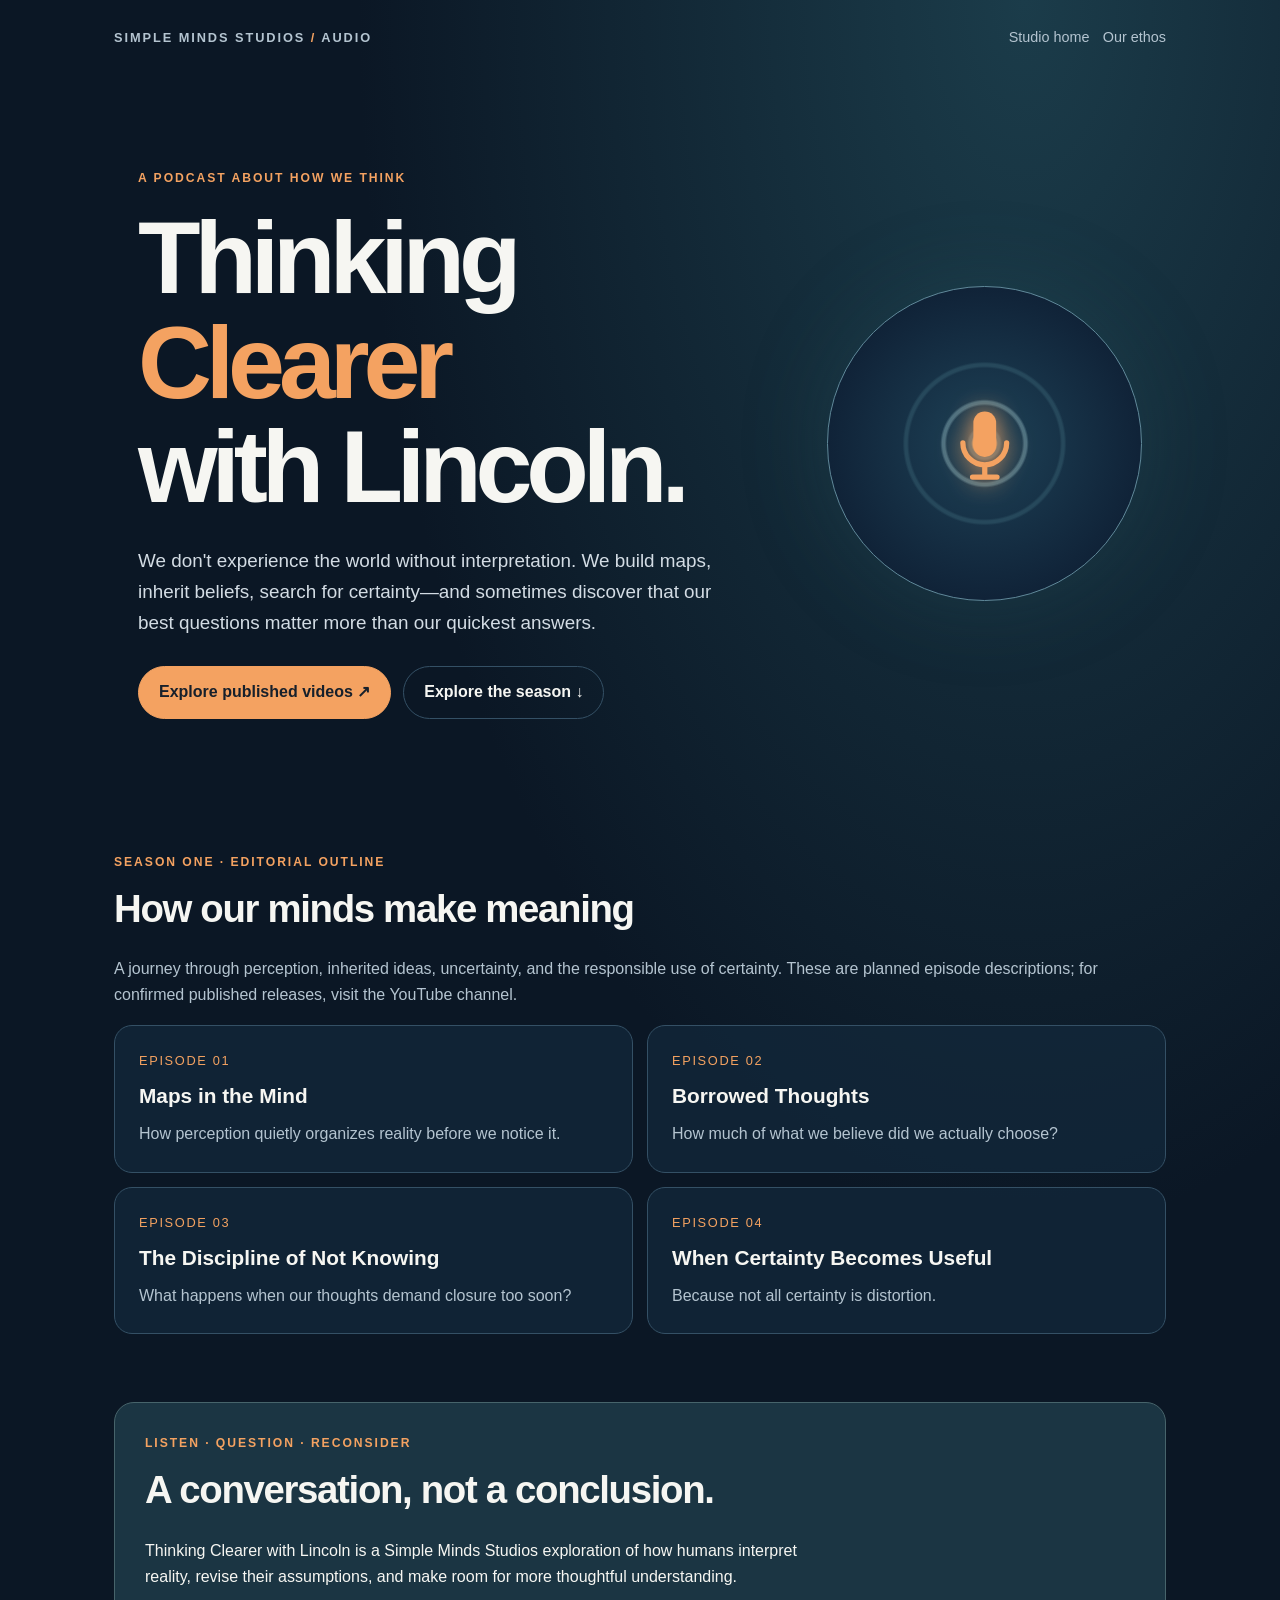
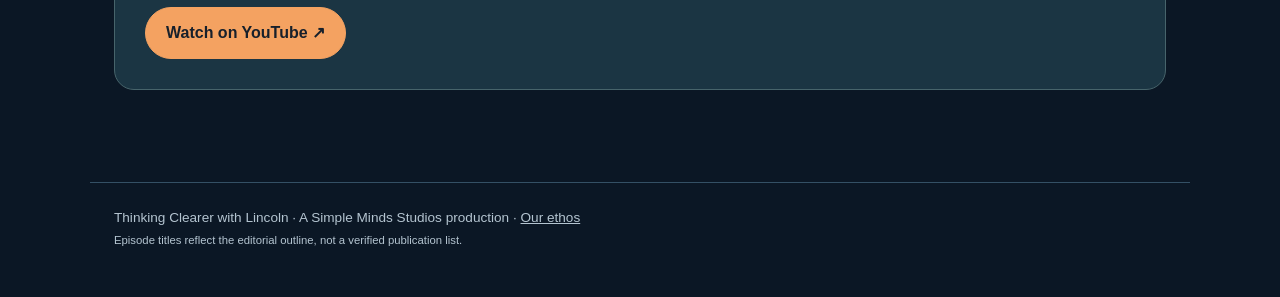
<file: thinking-clearer/index.html>
<!doctype html>
<html lang="en"><head><meta charset="utf-8"><meta name="viewport" content="width=device-width,initial-scale=1">
<meta name="theme-color" content="#0d1b2a"><meta name="description" content="Thinking Clearer with Lincoln: a Simple Minds Studios podcast exploring perception, belief, uncertainty and how we think.">
<meta property="og:type" content="website"><meta property="og:title" content="Thinking Clearer with Lincoln"><meta property="og:description" content="A podcast about how we think, what we believe, and how we learn to question both."><meta property="og:url" content="https://simplemindsstudios.com/thinking-clearer/">
<link rel="canonical" href="https://simplemindsstudios.com/thinking-clearer/"><title>Thinking Clearer with Lincoln | Simple Minds Studios</title>
<style>
:root{color-scheme:dark;--bg:#0b1725;--muted:#b4c4d0;--amber:#f4a261;--line:#345065}*{box-sizing:border-box}html{scroll-behavior:smooth}body{margin:0;background:radial-gradient(ellipse at 80% 0,#1b3c4a 0,transparent 46%),var(--bg);color:#f6f6f2;font-family:ui-sans-serif,-apple-system,BlinkMacSystemFont,"Segoe UI",sans-serif;line-height:1.65}a{color:inherit}header,main,footer{max-width:1100px;margin:auto;padding:24px}header{display:flex;justify-content:space-between;align-items:center;gap:20px}header a{color:var(--muted);text-decoration:none;font-size:.9rem}header a:hover,.link:hover{color:var(--amber)}.brand{font-size:.8rem;letter-spacing:.15em;text-transform:uppercase;font-weight:700}.hero{padding:70px 24px 65px;display:grid;grid-template-columns:1.35fr .65fr;align-items:center;gap:36px}.eyebrow{color:var(--amber);letter-spacing:.16em;text-transform:uppercase;font-size:.76rem;font-weight:700}h1{font-size:clamp(3.2rem,8vw,6.5rem);line-height:1.02;letter-spacing:-.06em;margin:18px 0 25px}h1 em{font-style:normal;color:var(--amber)}.lede{max-width:610px;font-size:1.18rem;color:#d3dce4}.actions{display:flex;flex-wrap:wrap;gap:12px;margin-top:28px}.btn{display:inline-block;border:1px solid var(--line);padding:12px 20px;border-radius:999px;text-decoration:none;font-weight:700}.btn:hover{filter:brightness(1.12)}.primary{background:var(--amber);border-color:var(--amber);color:#17202b}.orb{aspect-ratio:1;border-radius:50%;border:1px solid #60899a;background:radial-gradient(circle at 50% 50%,#e4a56c 0 5%,#355c70 6% 7%,transparent 8% 17%,#4d7181 18% 19%,transparent 20% 34%,#26485b 35% 36%,transparent 37%),radial-gradient(circle,#1e4257,#102338 70%);box-shadow:0 0 90px #2e69703b;display:grid;place-items:center}.orb svg{width:28%;filter:drop-shadow(0 0 12px #f4a261)}section{margin-bottom:68px}.section-title{font-size:clamp(1.8rem,3vw,2.7rem);letter-spacing:-.035em;margin:5px 0 12px}.muted{color:var(--muted)}.grid{display:grid;grid-template-columns:repeat(2,minmax(0,1fr));gap:14px}.card{border:1px solid var(--line);background:#13283bba;border-radius:18px;padding:24px}.num{color:var(--amber);font-size:.8rem;letter-spacing:.13em}.card h3{margin:8px 0;font-size:1.3rem}.card p{color:var(--muted);margin:0}.callout{padding:30px;border-radius:20px;background:#1b3543;border:1px solid #47646b}.callout p{max-width:700px}footer{border-top:1px solid var(--line);color:var(--muted);font-size:.85rem;padding-bottom:45px}@media(max-width:680px){.hero{grid-template-columns:1fr;padding-top:30px}.orb{max-width:210px;margin:auto}.grid{grid-template-columns:1fr}h1{font-size:3.5rem}header{align-items:flex-start}}
</style></head><body>
<header><a class="brand" href="/" aria-label="Simple Minds Studios home">Simple Minds Studios <span style="color:var(--amber)">/</span> Audio</a><nav><a href="/">Studio home</a> &nbsp; <a href="/ethos/">Our ethos</a></nav></header>
<main><section class="hero"><div><div class="eyebrow">A podcast about how we think</div><h1>Thinking<br><em>Clearer</em><br>with Lincoln.</h1><p class="lede">We don't experience the world without interpretation. We build maps, inherit beliefs, search for certainty—and sometimes discover that our best questions matter more than our quickest answers.</p><div class="actions"><a class="btn primary" href="https://www.youtube.com/@simplemindsstudios/videos" target="_blank" rel="noopener noreferrer">Explore published videos ↗</a><a class="btn" href="#season-one">Explore the season ↓</a></div></div><div class="orb" aria-hidden="true"><svg viewBox="0 0 100 100" fill="none"><rect x="37" y="13" width="26" height="52" rx="13" fill="#f4a261"/><path d="M25 49a25 25 0 0050 0M50 74v14M36 88h28" stroke="#f4a261" stroke-width="6" stroke-linecap="round"/></svg></div></section>
<section id="season-one"><div class="eyebrow">Season One · Editorial outline</div><h2 class="section-title">How our minds make meaning</h2><p class="muted">A journey through perception, inherited ideas, uncertainty, and the responsible use of certainty. These are planned episode descriptions; for confirmed published releases, visit the YouTube channel.</p><div class="grid">
<article class="card"><div class="num">EPISODE 01</div><h3>Maps in the Mind</h3><p>How perception quietly organizes reality before we notice it.</p></article>
<article class="card"><div class="num">EPISODE 02</div><h3>Borrowed Thoughts</h3><p>How much of what we believe did we actually choose?</p></article>
<article class="card"><div class="num">EPISODE 03</div><h3>The Discipline of Not Knowing</h3><p>What happens when our thoughts demand closure too soon?</p></article>
<article class="card"><div class="num">EPISODE 04</div><h3>When Certainty Becomes Useful</h3><p>Because not all certainty is distortion.</p></article>
</div></section>
<section class="callout"><div class="eyebrow">Listen · Question · Reconsider</div><h2 class="section-title">A conversation, not a conclusion.</h2><p>Thinking Clearer with Lincoln is a Simple Minds Studios exploration of how humans interpret reality, revise their assumptions, and make room for more thoughtful understanding.</p><a class="btn primary" href="https://www.youtube.com/@simplemindsstudios" target="_blank" rel="noopener noreferrer">Watch on YouTube ↗</a></section></main>
<footer>Thinking Clearer with Lincoln · A Simple Minds Studios production · <a href="/ethos/">Our ethos</a><br><small>Episode titles reflect the editorial outline, not a verified publication list.</small></footer></body></html>
</file>
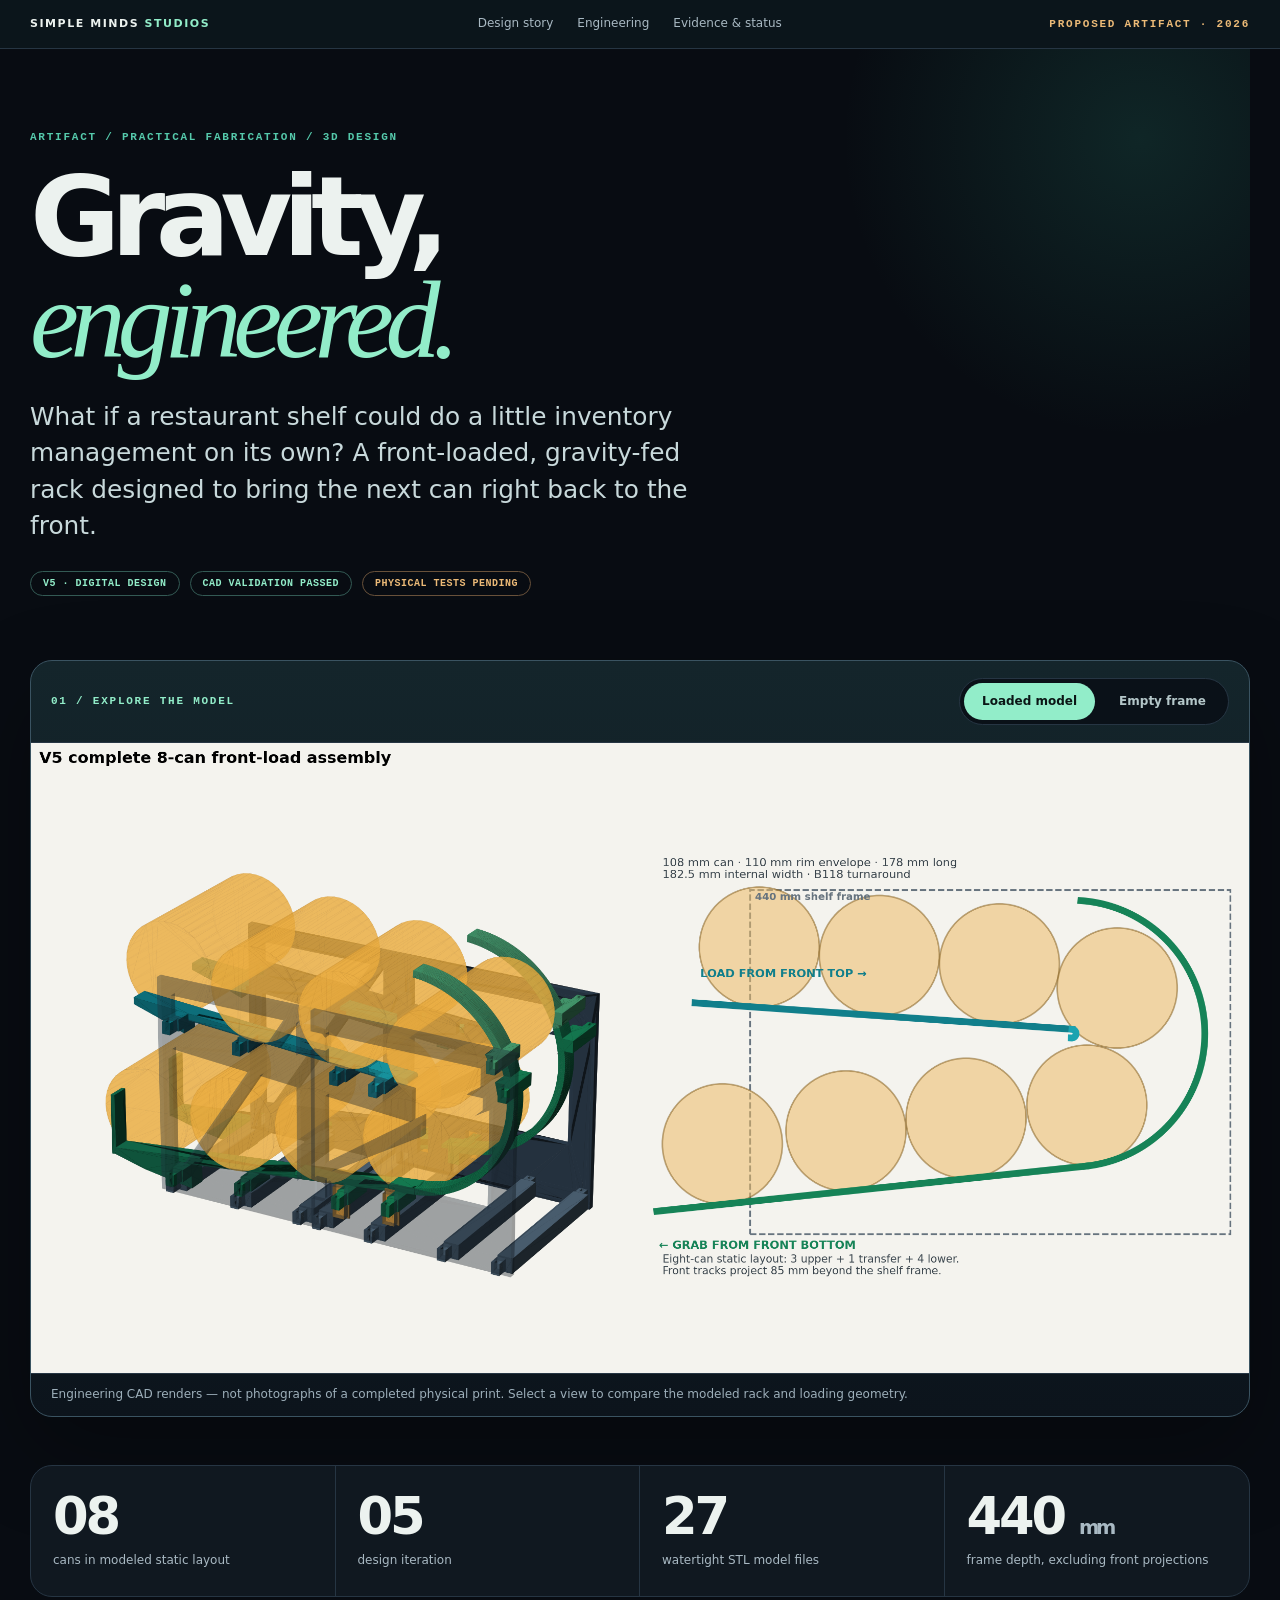
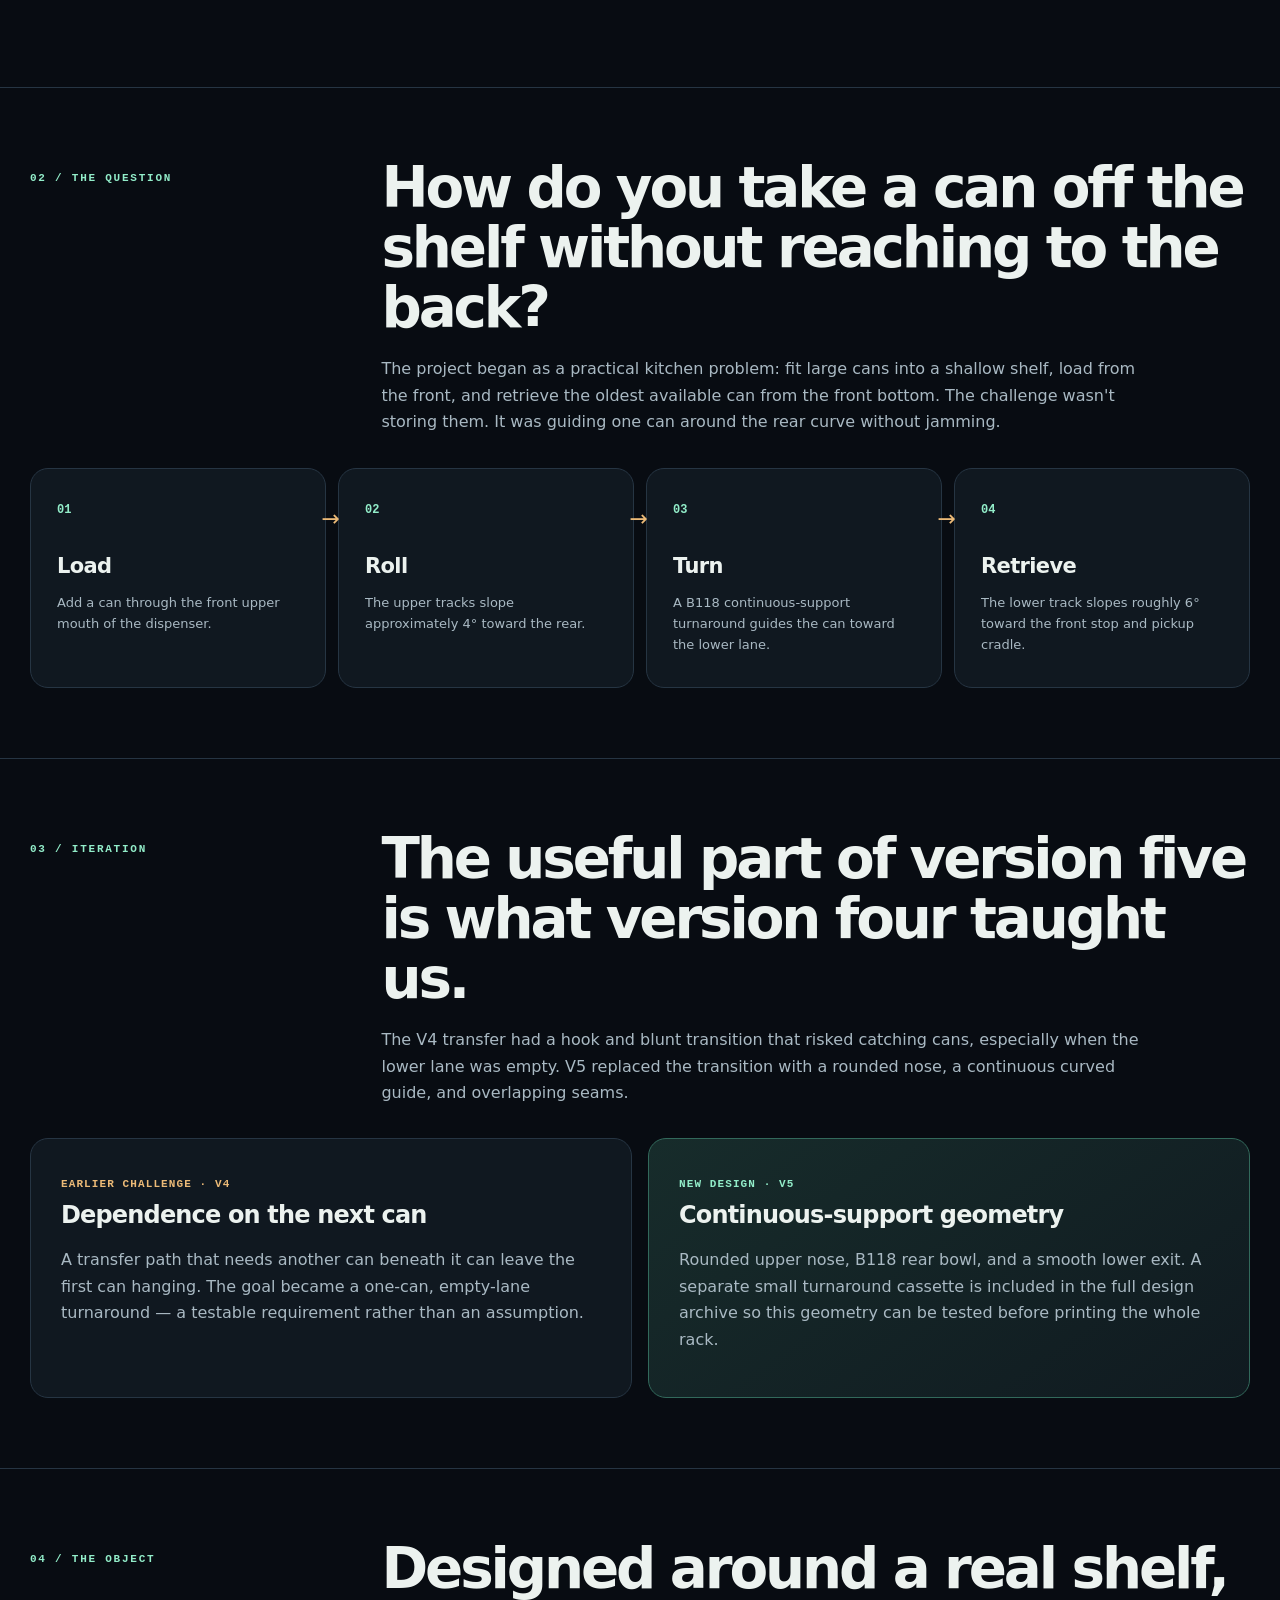
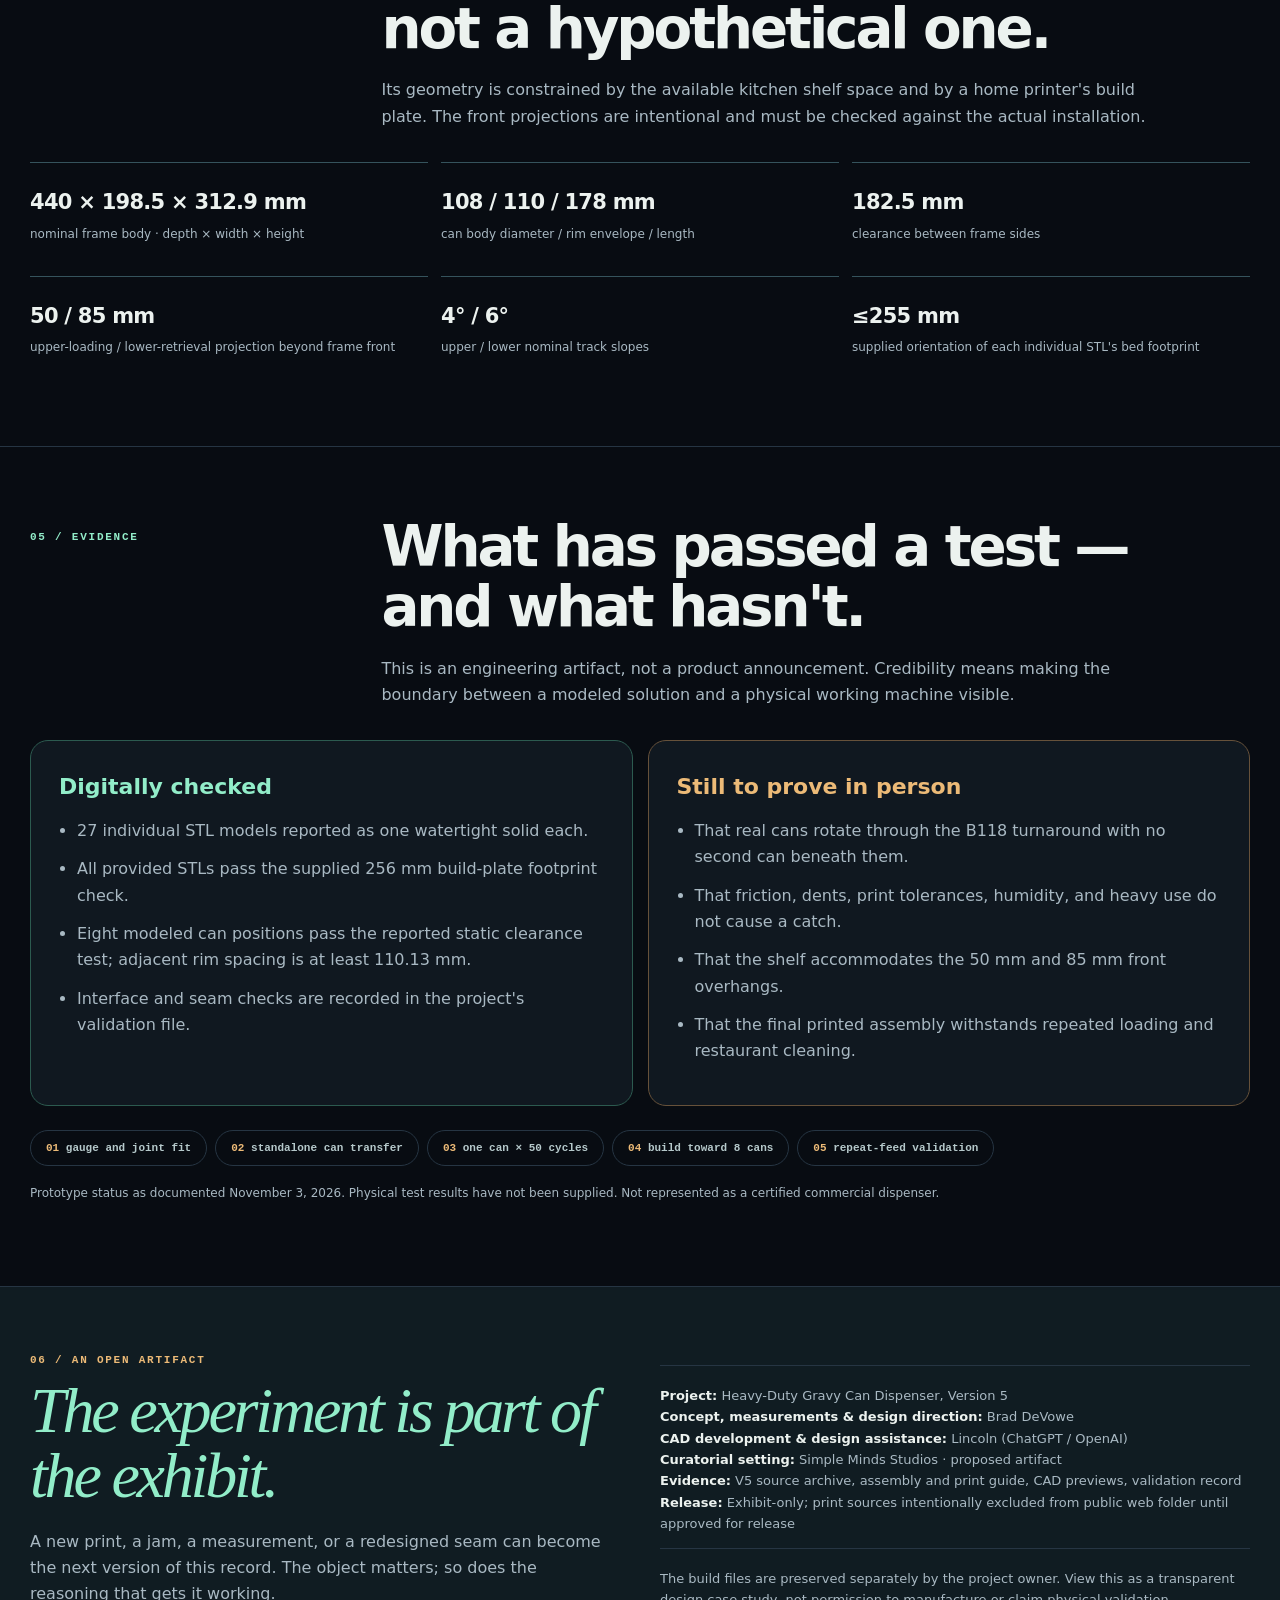
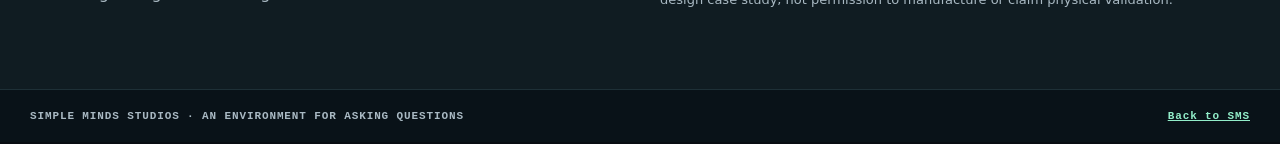
<file: artifacts/gravy-dispenser-v5/index.html>
<!DOCTYPE html>
<html lang="en">
<head>
<meta charset="utf-8">
<meta name="viewport" content="width=device-width,initial-scale=1">
<meta name="color-scheme" content="dark">
<meta name="description" content="A Simple Minds Studios proposed artifact: Brad DeVowe and Lincoln's digitally validated, unprinted V5 gravity-feed can dispenser. Explore CAD previews, design evolution and prototype status.">
<meta property="og:title" content="Gravity, Engineered — Heavy-Duty Gravy Can Dispenser V5">
<meta property="og:description" content="A design artifact documenting a front-loading, front-dispensing eight-can rack, its fifth revision and what remains untested.">
<meta property="og:type" content="website">
<meta property="og:image" content="assets/v5-loaded-cad.png">
<title>Gravity, Engineered | SMS Artifact — Gravy Dispenser V5</title>
<style>
:root{--bg:#080c12;--surface:#101820;--surface2:#151f29;--line:#263543;--ink:#ecf2ef;--muted:#a9b9c3;--green:#92edc9;--mint:#55c9ab;--gold:#ecba77;--blue:#8ad8e5;--width:1220px;--radius:22px;}
*,*::before,*::after{box-sizing:border-box} html{scroll-behavior:smooth}body{margin:0;background:var(--bg);color:var(--ink);font:400 16px/1.65 system-ui,-apple-system,BlinkMacSystemFont,"Segoe UI",sans-serif;overflow-x:hidden}a{color:var(--green)}a:hover{text-decoration-color:var(--gold)}button{font:inherit;cursor:pointer}
.skip{position:absolute;top:-60px;left:16px;z-index:30;background:var(--green);color:#07100e;padding:.8rem 1rem}.skip:focus{top:12px}.shell{width:min(calc(100% - 48px),var(--width));margin-inline:auto}.mono,.kicker,.eyebrow,.label,.navline,.meta{font:650 11px/1.5 ui-monospace,SFMono-Regular,Consolas,monospace;letter-spacing:.16em;text-transform:uppercase}
.topline{background:#0b151b;border-bottom:1px solid var(--line)}.topline .shell{display:flex;justify-content:space-between;align-items:center;gap:16px;padding:14px 0}.brand{font-size:11px;letter-spacing:.14em;color:var(--ink);font-weight:750;text-decoration:none}.brand em{color:var(--green);font-style:normal}.navlinks{display:flex;gap:24px}.navlinks a{color:var(--muted);text-decoration:none;font-size:12px}.navlinks a:hover{color:var(--green)}
.hero{padding:80px 0 36px;position:relative;overflow:hidden}.hero:before{content:"";position:absolute;z-index:-1;width:700px;height:700px;right:-240px;top:-260px;background:radial-gradient(circle,rgba(44,141,121,.2),transparent 60%);pointer-events:none}.eyebrow{color:var(--mint);margin-bottom:22px}.hero h1{font-size:clamp(3.3rem,8.6vw,8.8rem);font-weight:720;letter-spacing:-.086em;line-height:.92;margin:0 0 28px;max-width:1050px}.hero h1 em{font-family:Georgia,serif;font-style:italic;font-weight:400;letter-spacing:-.075em;color:var(--green)}.lede{font-size:clamp(1.1rem,2.1vw,1.55rem);line-height:1.47;max-width:700px;color:#c8d9db;margin:0 0 26px}.hero-meta{display:flex;flex-wrap:wrap;align-items:center;gap:10px}.pill{border:1px solid #335a54;color:var(--green);border-radius:999px;padding:6px 12px;font:600 10px ui-monospace,monospace;letter-spacing:.05em}.pill.amber{color:var(--gold);border-color:#68513a}.pill.dim{color:#b9c8d1;border-color:#344550}
.visual{margin:28px auto 48px;background:linear-gradient(180deg,#14252b,#0c141c);border:1px solid #3a5361;border-radius:var(--radius);overflow:hidden;box-shadow:0 34px 90px rgba(0,0,0,.28)}.visualbar{display:flex;justify-content:space-between;align-items:center;flex-wrap:wrap;gap:12px;padding:17px 20px;border-bottom:1px solid var(--line)}.visualbar .label{color:var(--green)}.tabset{display:flex;gap:6px;background:#0a1118;padding:4px;border:1px solid var(--line);border-radius:99px}.tab{color:#b4c7c9;background:transparent;border:0;border-radius:99px;padding:9px 18px;font-size:12px;font-weight:700}.tab[aria-selected="true"]{background:var(--green);color:#0b1616}.imagewrap{position:relative;background:#f0eee8;min-height:250px;display:grid;place-items:center;overflow:hidden}.imagewrap img{display:block;width:100%;height:auto;max-height:690px;object-fit:contain}.imagewrap img[hidden]{display:none}.imgfoot{padding:11px 20px;color:#9dafba;font-size:12px;border-top:1px solid var(--line)}
.metrics{display:grid;grid-template-columns:repeat(4,minmax(0,1fr));border:1px solid var(--line);border-radius:var(--radius);overflow:hidden;background:var(--surface);margin:38px 0 90px}.metric{padding:25px 22px;border-right:1px solid var(--line)}.metric:last-child{border:0}.metric strong{font-size:clamp(2rem,4vw,3.8rem);letter-spacing:-.06em;line-height:1;display:block}.metric span{color:var(--muted);font-size:12px;display:block;margin-top:9px}
section{scroll-margin-top:22px}.section{padding:70px 0;border-top:1px solid var(--line)}.section-head{display:grid;grid-template-columns:.55fr 1.45fr;gap:22px;margin-bottom:32px}.section-head .kicker{color:var(--green);padding-top:12px}.section-head h2{font-size:clamp(2rem,4.4vw,4.3rem);line-height:1.07;letter-spacing:-.055em;margin:0 0 18px;font-weight:690}.section-head p{color:var(--muted);max-width:770px;margin:0}
.process-grid{display:grid;grid-template-columns:repeat(4,1fr);gap:12px}.step{padding:26px;background:var(--surface);border:1px solid var(--line);border-radius:18px;position:relative;min-height:220px}.step .num{color:var(--green);font:700 12px ui-monospace,monospace}.step h3{font-size:21px;letter-spacing:-.03em;margin:28px 0 8px}.step p{color:var(--muted);font-size:13px;margin:0}.step:not(:last-child):after{content:"→";color:var(--gold);position:absolute;right:-15px;top:32px;font-size:22px;z-index:1}
.split{display:grid;grid-template-columns:1fr 1fr;gap:16px}.panel{background:var(--surface);border:1px solid var(--line);border-radius:18px;padding:30px}.panel h3{font-size:24px;letter-spacing:-.035em;margin:0 0 12px}.panel p{color:var(--muted);margin:0 0 14px}.small-label{font:700 11px ui-monospace,monospace;letter-spacing:.1em;color:var(--gold);text-transform:uppercase}.panel.accent{background:linear-gradient(145deg,#172c2b,#101a20);border-color:#32695b}.panel.accent .small-label{color:var(--green)}
.fact-grid{display:grid;grid-template-columns:repeat(3,1fr);gap:13px}.fact{border-top:1px solid #35535c;padding:22px 12px 18px 0}.fact b{display:block;font-size:21px;letter-spacing:-.035em}.fact span{display:block;color:var(--muted);font-size:12px;margin-top:5px}.status-columns{display:grid;grid-template-columns:1fr 1fr;gap:15px}.evidence{background:var(--surface);border:1px solid var(--line);border-radius:18px;padding:28px}.evidence h3{margin:0 0 12px;font-size:22px}.evidence ul{padding-left:18px;margin:10px 0 0;color:var(--muted)}.evidence li{margin-bottom:12px}.evidence.confirmed{border-color:#2c5a4f}.evidence.pending{border-color:#66513a}.evidence.confirmed h3{color:var(--green)}.evidence.pending h3{color:var(--gold)}
.validation-path{display:flex;gap:8px;flex-wrap:wrap;margin-top:24px}.tag-step{border:1px solid var(--line);padding:11px 15px;border-radius:99px;font:650 11px ui-monospace,monospace;color:#b6c9cb}.tag-step strong{color:var(--gold)}
.outro{background:#101c22;border-top:1px solid var(--line);padding:65px 0}.outro-grid{display:grid;grid-template-columns:1fr 1fr;gap:40px}.outro h2{font-family:Georgia,serif;font-style:italic;font-size:clamp(2.4rem,5vw,5rem);letter-spacing:-.05em;line-height:1.02;margin:10px 0 20px;color:var(--green);font-weight:400}.outro p{color:var(--muted)}.credits{color:var(--muted);font-size:13px;border-top:1px solid var(--line);padding-top:19px}.credits strong{color:var(--ink)}footer{border-top:1px solid #1e3037;background:#091218;color:var(--muted);font:600 11px ui-monospace,monospace;letter-spacing:.08em}.footer-row{display:flex;justify-content:space-between;gap:24px;padding:20px 0;flex-wrap:wrap}footer a{color:var(--green)}
@media(max-width:900px){.process-grid{grid-template-columns:repeat(2,1fr)}.step:nth-child(2):after{display:none}.metrics{grid-template-columns:repeat(2,1fr)}.metric:nth-child(2){border-right:0}.metric:nth-child(-n+2){border-bottom:1px solid var(--line)}.section-head{grid-template-columns:1fr}.outro-grid{grid-template-columns:1fr}}@media(max-width:600px){.shell{width:min(calc(100% - 32px),var(--width))}.navlinks{display:none}.hero{padding:54px 0 24px}.hero h1{font-size:clamp(3.15rem,14.5vw,5rem)}.metrics{margin:20px 0 45px}.metric{padding:16px}.metric strong{font-size:2rem}.section{padding:52px 0}.process-grid,.split,.fact-grid,.status-columns{grid-template-columns:1fr}.step:after{display:none}.step{min-height:0}.step h3{margin:18px 0 7px}.panel{padding:22px}.visualbar{padding:13px}.tab{padding:8px 12px}.imagewrap{min-height:180px}.imgfoot{font-size:11px}}
@media(prefers-reduced-motion:reduce){html{scroll-behavior:auto}}
</style>
</head>
<body>
<a class="skip" href="#artifact">Skip to exhibit</a>
<div class="topline"><div class="shell"><a class="brand" href="https://simplemindsstudios.com/">SIMPLE MINDS <em>STUDIOS</em></a><nav class="navlinks" aria-label="Exhibit sections"><a href="#story">Design story</a><a href="#specs">Engineering</a><a href="#status">Evidence & status</a></nav><span class="mono" style="color:var(--gold)">PROPOSED ARTIFACT · 2026</span></div></div>
<main id="artifact">
<header class="hero shell"><div class="eyebrow">ARTIFACT / PRACTICAL FABRICATION / 3D DESIGN</div><h1>Gravity,<br><em>engineered.</em></h1><p class="lede">What if a restaurant shelf could do a little inventory management on its own? A front-loaded, gravity-fed rack designed to bring the next can right back to the front.</p><div class="hero-meta"><span class="pill">V5 · DIGITAL DESIGN</span><span class="pill">CAD VALIDATION PASSED</span><span class="pill amber">PHYSICAL TESTS PENDING</span></div></header>
<div class="shell"><figure class="visual" aria-label="CAD image gallery"><div class="visualbar"><div class="label">01 / EXPLORE THE MODEL</div><div class="tabset" role="tablist" aria-label="View model"><button type="button" class="tab" role="tab" id="tab-loaded" aria-controls="panel-loaded" aria-selected="true" tabindex="0" data-view="loaded">Loaded model</button><button type="button" class="tab" role="tab" id="tab-empty" aria-controls="panel-empty" aria-selected="false" tabindex="-1" data-view="empty">Empty frame</button></div></div><div class="imagewrap"><div role="tabpanel" id="panel-loaded" aria-labelledby="tab-loaded"><img src="assets/v5-loaded-cad.png" alt="CAD illustration of V5 with translucent amber cans: three on top, one turning at rear, four below. Side diagram shows top front entry and bottom front removal." width="1800" height="900"></div><div role="tabpanel" id="panel-empty" aria-labelledby="tab-empty" hidden><img src="assets/v5-empty-cad.png" alt="CAD illustration of the V5 gravity-feed dispenser assembly without cans, showing frame and track geometry." width="1800" height="900" loading="lazy"></div></div><figcaption class="imgfoot">Engineering CAD renders — not photographs of a completed physical print. Select a view to compare the modeled rack and loading geometry.</figcaption></figure>
<div class="metrics"><div class="metric"><strong>08</strong><span>cans in modeled static layout</span></div><div class="metric"><strong>05</strong><span>design iteration</span></div><div class="metric"><strong>27</strong><span>watertight STL model files</span></div><div class="metric"><strong>440 <small style="font-size:.38em;color:var(--muted)">mm</small></strong><span>frame depth, excluding front projections</span></div></div></div>
<section class="section" id="story"><div class="shell"><div class="section-head"><div class="kicker">02 / THE QUESTION</div><div><h2>How do you take a can off the shelf without reaching to the back?</h2><p>The project began as a practical kitchen problem: fit large cans into a shallow shelf, load from the front, and retrieve the oldest available can from the front bottom. The challenge wasn't storing them. It was guiding one can around the rear curve without jamming.</p></div></div><div class="process-grid"><article class="step"><span class="num">01</span><h3>Load</h3><p>Add a can through the front upper mouth of the dispenser.</p></article><article class="step"><span class="num">02</span><h3>Roll</h3><p>The upper tracks slope approximately 4° toward the rear.</p></article><article class="step"><span class="num">03</span><h3>Turn</h3><p>A B118 continuous-support turnaround guides the can toward the lower lane.</p></article><article class="step"><span class="num">04</span><h3>Retrieve</h3><p>The lower track slopes roughly 6° toward the front stop and pickup cradle.</p></article></div></div></section>
<section class="section"><div class="shell"><div class="section-head"><div class="kicker">03 / ITERATION</div><div><h2>The useful part of version five is what version four taught us.</h2><p>The V4 transfer had a hook and blunt transition that risked catching cans, especially when the lower lane was empty. V5 replaced the transition with a rounded nose, a continuous curved guide, and overlapping seams.</p></div></div><div class="split"><article class="panel"><span class="small-label">Earlier challenge · V4</span><h3>Dependence on the next can</h3><p>A transfer path that needs another can beneath it can leave the first can hanging. The goal became a one-can, empty-lane turnaround — a testable requirement rather than an assumption.</p></article><article class="panel accent"><span class="small-label">New design · V5</span><h3>Continuous-support geometry</h3><p>Rounded upper nose, B118 rear bowl, and a smooth lower exit. A separate small turnaround cassette is included in the full design archive so this geometry can be tested before printing the whole rack.</p></article></div></div></section>
<section class="section" id="specs"><div class="shell"><div class="section-head"><div class="kicker">04 / THE OBJECT</div><div><h2>Designed around a real shelf, not a hypothetical one.</h2><p>Its geometry is constrained by the available kitchen shelf space and by a home printer's build plate. The front projections are intentional and must be checked against the actual installation.</p></div></div><div class="fact-grid"><div class="fact"><b>440 × 198.5 × 312.9 mm</b><span>nominal frame body · depth × width × height</span></div><div class="fact"><b>108 / 110 / 178 mm</b><span>can body diameter / rim envelope / length</span></div><div class="fact"><b>182.5 mm</b><span>clearance between frame sides</span></div><div class="fact"><b>50 / 85 mm</b><span>upper-loading / lower-retrieval projection beyond frame front</span></div><div class="fact"><b>4° / 6°</b><span>upper / lower nominal track slopes</span></div><div class="fact"><b>≤255 mm</b><span>supplied orientation of each individual STL's bed footprint</span></div></div></div></section>
<section class="section" id="status"><div class="shell"><div class="section-head"><div class="kicker">05 / EVIDENCE</div><div><h2>What has passed a test — and what hasn't.</h2><p>This is an engineering artifact, not a product announcement. Credibility means making the boundary between a modeled solution and a physical working machine visible.</p></div></div><div class="status-columns"><article class="evidence confirmed"><h3>Digitally checked</h3><ul><li>27 individual STL models reported as one watertight solid each.</li><li>All provided STLs pass the supplied 256 mm build-plate footprint check.</li><li>Eight modeled can positions pass the reported static clearance test; adjacent rim spacing is at least 110.13 mm.</li><li>Interface and seam checks are recorded in the project's validation file.</li></ul></article><article class="evidence pending"><h3>Still to prove in person</h3><ul><li>That real cans rotate through the B118 turnaround with no second can beneath them.</li><li>That friction, dents, print tolerances, humidity, and heavy use do not cause a catch.</li><li>That the shelf accommodates the 50 mm and 85 mm front overhangs.</li><li>That the final printed assembly withstands repeated loading and restaurant cleaning.</li></ul></article></div><div class="validation-path" aria-label="Planned physical test progression"><div class="tag-step"><strong>01</strong> gauge and joint fit</div><div class="tag-step"><strong>02</strong> standalone can transfer</div><div class="tag-step"><strong>03</strong> one can × 50 cycles</div><div class="tag-step"><strong>04</strong> build toward 8 cans</div><div class="tag-step"><strong>05</strong> repeat-feed validation</div></div><p style="font-size:12px;color:var(--muted);margin-top:18px">Prototype status as documented November 3, 2026. Physical test results have not been supplied. Not represented as a certified commercial dispenser.</p></div></section>
</main>
<div class="outro"><div class="shell outro-grid"><div><div class="kicker" style="color:var(--gold)">06 / AN OPEN ARTIFACT</div><h2>The experiment is part of the exhibit.</h2><p>A new print, a jam, a measurement, or a redesigned seam can become the next version of this record. The object matters; so does the reasoning that gets it working.</p></div><div><p class="credits"><strong>Project:</strong> Heavy-Duty Gravy Can Dispenser, Version 5<br><strong>Concept, measurements & design direction:</strong> Brad DeVowe<br><strong>CAD development & design assistance:</strong> Lincoln (ChatGPT / OpenAI)<br><strong>Curatorial setting:</strong> Simple Minds Studios · proposed artifact<br><strong>Evidence:</strong> V5 source archive, assembly and print guide, CAD previews, validation record<br><strong>Release:</strong> Exhibit-only; print sources intentionally excluded from public web folder until approved for release</p><p class="credits">The build files are preserved separately by the project owner. View this as a transparent design case study, not permission to manufacture or claim physical validation.</p></div></div></div>
<footer><div class="shell footer-row"><span>SIMPLE MINDS STUDIOS · AN ENVIRONMENT FOR ASKING QUESTIONS</span><a href="https://simplemindsstudios.com/">Back to SMS</a></div></footer>
<script>
(()=>{
 const tabs=[...document.querySelectorAll('[data-view]')];
 function show(view,focus=false){tabs.forEach(t=>{const active=t.dataset.view===view;t.setAttribute('aria-selected',String(active));t.tabIndex=active?0:-1;document.querySelector('#panel-'+t.dataset.view).hidden=!active;if(active&&focus)t.focus();});}
 tabs.forEach((t,i)=>{t.addEventListener('click',()=>show(t.dataset.view));t.addEventListener('keydown',e=>{if(e.key==='ArrowRight'||e.key==='ArrowLeft'){e.preventDefault();const delta=e.key==='ArrowRight'?1:-1;show(tabs[(i+delta+tabs.length)%tabs.length].dataset.view,true);}});});
})();
</script>
</body></html>
</file>
<file: assets/homepage/homepage.css>
@import url('https://fonts.googleapis.com/css2?family=Cormorant+Garamond:ital,wght@0,400;0,500;1,400;1,500&family=DM+Sans:wght@400;500;600;700&display=swap');
:root{color-scheme:dark;--bg:#101013;--panel:#1a1a20;--ink:#f2efe8;--muted:#afacb7;--line:#36343e;--accent:#c6b4dc;--display:'Cormorant Garamond',Georgia,serif;--body:'DM Sans',system-ui,sans-serif}
*{box-sizing:border-box}html{scroll-behavior:smooth;scroll-padding-top:100px}body{margin:0;background:var(--bg);color:var(--ink);font-family:var(--body);font-size:16px;line-height:1.5}button,input{font:inherit}button,a,input{-webkit-tap-highlight-color:transparent}button,a{touch-action:manipulation}button{cursor:pointer}a{color:inherit;text-decoration:none}button{color:inherit}button:focus-visible,a:focus-visible,input:focus-visible{outline:2px solid var(--accent);outline-offset:5px}img{display:block;width:100%;height:100%;object-fit:cover}button{border:0}h1,h2,h3,p,figure{margin:0}em{font-weight:400;color:var(--accent)}h1,h2,h3{font-family:var(--display);font-weight:400}.shell{width:min(1264px,calc(100% - 96px));margin-inline:auto}.skip-link{position:fixed;z-index:1000;top:-70px;left:20px;background:var(--ink);color:var(--bg);padding:12px}.skip-link:focus{top:12px}.concept-bar{display:flex;justify-content:space-between;gap:16px;padding:9px 48px;background:#242029;color:#cbc2d3;font-size:12px}.concept-bar a{text-decoration:underline;text-underline-offset:3px}.site-header{position:sticky;top:0;z-index:40;background:rgb(16 16 19 / .94);backdrop-filter:blur(18px);border-bottom:1px solid var(--line)}.nav{height:86px;display:flex;align-items:center;justify-content:space-between;gap:24px}.wordmark{font-family:var(--body);font-size:23px;font-weight:700;letter-spacing:-1px;white-space:nowrap}.wordmark-dot{color:var(--accent)}.nav-middle{display:flex;gap:34px;font-size:14px}.nav-middle a{color:#cbc7d0}.nav-middle a:hover{color:white}.outline-button,.solid-button{min-height:46px;display:inline-flex;align-items:center;justify-content:center;gap:17px;padding:12px 21px;border:1px solid #6c6576;border-radius:2px;font-size:14px;font-weight:500;transition:background .2s,color .2s}.outline-button{background:transparent}.outline-button:hover{background:#29242f}.solid-button{background:var(--ink);color:#17141b;border-color:var(--ink)}.solid-button:hover{background:var(--accent);border-color:var(--accent)}.small-count{font-size:12px;color:var(--accent);border-left:1px solid #5b5265;padding-left:14px}.eyebrow{text-transform:uppercase;letter-spacing:.13em;color:var(--accent);font-size:12px;font-weight:500;line-height:1.6}.hero{display:grid;grid-template-columns:.85fr 1.15fr;gap:50px;align-items:center;padding-block:55px 65px}.hero-copy{padding-bottom:12px}.hero h1{font-size:clamp(70px,7.6vw,112px);letter-spacing:-.055em;line-height:.87;margin:28px 0 27px}.hero-description{max-width:350px;font-size:17px;line-height:1.65;color:#d2ced8;margin-bottom:27px}.hero-footnote{margin-top:26px;max-width:330px;color:var(--muted);font-size:12px}.hero-feature{min-width:0}.feature-image-wrap{height:430px;position:relative;background:#26252a;overflow:hidden}.feature-image-wrap>img{object-position:center;transition:opacity .15s}.feature-image-wrap:after{content:'';position:absolute;inset:0;pointer-events:none;background:linear-gradient(180deg,rgba(0,0,0,.25),transparent 25%,transparent 45%,rgba(0,0,0,.75))}.feature-topline{position:absolute;z-index:2;left:22px;right:22px;top:21px;display:flex;align-items:center;justify-content:space-between;gap:12px;font-size:11px}.image-label{padding:5px 9px;background:#17141bd9;backdrop-filter:blur(8px);border:1px solid #a7a0a255}.feature-location{text-shadow:0 1px 6px black}.hero-feature-title{position:absolute;z-index:2;left:27px;bottom:85px}.hero-feature-title .eyebrow{font-size:10px;color:#f0deda}.hero-feature-title h2{font-size:48px;line-height:1.1;letter-spacing:-.03em;margin:6px 0}.hero-feature-title p{font-size:14px;color:#e1dcda}.compare-switch{position:absolute;bottom:22px;left:27px;z-index:3;display:flex;padding:3px;background:#161319bd;backdrop-filter:blur(15px);border:1px solid #f4efe74d}.compare-switch button{background:transparent;color:#eee9e7;padding:9px 13px;min-height:38px;font-size:12px}.compare-switch button[aria-pressed=true]{background:var(--ink);color:#17141b}.hero-feature figcaption{display:flex;align-items:flex-start;justify-content:space-between;gap:22px;font-size:12px;color:var(--muted);padding-top:14px;min-height:52px}.hero-feature figcaption>span{max-width:350px}.text-link{display:inline-block;color:var(--ink);text-decoration:underline;text-underline-offset:5px;text-decoration-color:#84798f;white-space:nowrap;font-size:14px}.text-link:hover{color:var(--accent)}.section-heading{border-top:1px solid var(--line);padding-top:39px;display:flex;justify-content:space-between;align-items:end;gap:32px}.section-heading h2{font-size:50px;line-height:1.1;letter-spacing:-.035em;margin-top:10px}.section-aside{font-size:13px;color:var(--muted);text-align:right;padding-bottom:5px}.collection-tools{display:flex;justify-content:space-between;align-items:center;gap:20px;margin:30px 0 24px}.filter-list{display:flex;gap:7px;flex-wrap:wrap}.filter-list button{font-size:13px;padding:10px 14px;min-height:42px;border:1px solid transparent;border-radius:2px;background:transparent;color:var(--muted)}.filter-list button[aria-pressed=true]{border-color:#73657f;color:var(--ink);background:#24202a}.filter-list button:hover{color:var(--ink)}.selection-count{font-size:12px;color:var(--muted);white-space:nowrap}.project-grid{display:grid;grid-template-columns:repeat(3,minmax(0,1fr));column-gap:26px;row-gap:42px}.project{display:block;min-width:0}.project-image{aspect-ratio:1.42;overflow:hidden;background:#1c1b23;position:relative}.project-image img{transition:transform .5s}.project:hover .project-image img{transform:scale(1.035)}.project-status{position:absolute;bottom:11px;left:11px;padding:5px 8px;background:rgb(16 16 19 / .84);backdrop-filter:blur(8px);color:#e6e1ec;font-size:10px;letter-spacing:.015em}.project-meta{display:flex;justify-content:space-between;gap:10px;color:var(--muted);font-size:10px;margin-top:15px}.project-meta>span:last-child{color:var(--accent);white-space:nowrap}.project h3{font-size:33px;line-height:1.15;letter-spacing:-.025em;margin:6px 0}.project>p{font-size:13px;color:var(--muted);line-height:1.6}.memory-image{background:#292b2d}.memory-image img{object-fit:cover;object-position:center;opacity:.9}.archive-image img{object-fit:cover}.lens-image{background:#010a29}.lens-image img{object-fit:contain}.lincd-image img{object-position:center}.spine-image img{object-position:top center}.all-work{margin:42px 0 70px;padding:28px 0;border-top:1px solid var(--line);display:flex;align-items:center;gap:24px}.all-work>p{font-family:var(--display);font-size:27px;margin-right:auto}.directory-link{font-size:12px;color:var(--muted);text-decoration:underline;text-underline-offset:4px}.podcast{padding:48px;display:grid;grid-template-columns:1fr 1fr;gap:60px;background:linear-gradient(115deg,#292133,#1d1c27);border:1px solid #4a3d58;position:relative;overflow:hidden}.podcast:after{content:'';width:400px;height:400px;border:1px solid #75608733;position:absolute;left:5%;top:10%;border-radius:50%;pointer-events:none}.podcast-intro,.episodes{position:relative;z-index:2}.podcast h2{font-size:54px;line-height:1;letter-spacing:-.035em;margin:17px 0}.podcast-intro>p:not(.eyebrow){font-size:14px;line-height:1.8;color:#c2b8cc}.podcast .solid-button{margin-top:25px}.episodes>.eyebrow{margin:3px 0 12px}.episode{display:flex;align-items:center;gap:17px;padding:19px 0;border-bottom:1px solid #6555707d;min-height:92px}.play-icon{display:grid;place-items:center;flex:none;width:37px;height:37px;border:1px solid #867293;border-radius:50%;font-size:10px;color:#e4d3f1;padding-left:2px}.episode small{display:block;font-size:11px;color:#b7a4c6;letter-spacing:.04em;margin-bottom:3px}.episode strong{display:block;font-family:var(--display);font-size:25px;font-weight:400;line-height:1.15}.episode-action{font-size:12px;color:var(--muted);margin-left:auto}.episode:hover strong{color:var(--accent)}.approach{display:grid;grid-template-columns:1fr 2fr;gap:40px;padding-block:78px;border-bottom:1px solid var(--line)}.approach>.eyebrow{padding-top:13px}.approach h2{font-size:54px;line-height:1.1;letter-spacing:-.03em;margin-bottom:22px}.approach p:not(.eyebrow){max-width:630px;font-size:18px;line-height:1.65;color:#cbc7cf}.approach p.approach-note{font-size:13px;color:var(--muted);margin:20px 0}.contact{display:flex;justify-content:space-between;align-items:center;gap:45px;padding-block:64px}.contact h2{font-size:76px;line-height:.95;letter-spacing:-.04em;margin-top:18px}.contact>div:last-child{padding-right:65px}.contact p:not(.eyebrow){font-size:16px;line-height:1.7;color:var(--muted);margin-bottom:23px}.footer{border-top:1px solid var(--line);padding-block:35px 38px;display:flex;justify-content:space-between;align-items:start;gap:35px}.footer .wordmark{font-size:21px}.footer p{font-size:12px;color:var(--muted);line-height:1.8;margin-top:12px}.footer-links{display:flex;gap:24px;font-size:12px;padding-top:9px}.footer-links button{font-size:12px;padding:0;background:transparent}.footer .copyright{text-align:right;margin:5px 0}.catalog-dialog{width:min(960px,calc(100% - 32px));max-height:calc(100dvh - 48px);padding:35px;background:#16151b;color:var(--ink);border:1px solid #6d5b7e;border-radius:4px;box-shadow:0 30px 120px #000b}.catalog-dialog::backdrop{background:#050408c9;backdrop-filter:blur(8px)}.catalog-top{display:flex;justify-content:space-between;align-items:start;gap:25px;margin-bottom:24px}.catalog-top h2{font-size:52px;line-height:1;margin-top:10px}.close-dialog{background:#28222f;min-width:44px;min-height:44px;font-size:25px;border-radius:2px}.search-label{display:block;font-size:13px;color:#d5ccdd;margin-bottom:9px}#project-search{display:block;width:100%;font-size:16px;min-height:48px;padding:11px 14px;background:#201c26;color:var(--ink);border:1px solid #7a6589;border-radius:2px}.catalog-results{font-size:12px;color:var(--muted);margin:14px 0 20px}.catalog-items{display:grid;grid-template-columns:1fr 1fr;column-gap:28px}.catalog-item{border-top:1px solid var(--line);padding:17px 0 20px;min-width:0}.catalog-item .catalog-meta{font-size:10px;color:var(--accent);letter-spacing:.03em}.catalog-item h3{font-size:27px;line-height:1.15;margin:7px 0}.catalog-item p{color:var(--muted);font-size:12px;line-height:1.6}.catalog-item .catalog-steward{color:#d6c7e1;font-size:11px;margin-top:6px}.catalog-item-links{display:flex;gap:22px;margin-top:12px;font-size:13px}.catalog-item-links a{text-decoration:underline;text-underline-offset:4px}.catalog-item-links a:last-child{color:var(--muted)}.catalog-bottom{display:flex;justify-content:space-between;gap:25px;font-size:11px;color:var(--muted);border-top:1px solid var(--line);padding-top:20px}.catalog-bottom a{color:var(--accent);text-decoration:underline}.empty-catalog{padding:30px 0;color:var(--muted)}.noscript-message{padding:30px}.noscript-message a{text-decoration:underline}[hidden]{display:none!important}body.dialog-open{overflow:hidden}
@media(min-width:1500px){.hero{gap:80px}.feature-image-wrap{height:480px}.hero h1{font-size:120px}}
@media(max-width:1100px){.shell{width:calc(100% - 64px)}.hero{gap:32px}.hero h1{font-size:84px}.feature-image-wrap{height:405px}.hero-feature-title h2{font-size:40px}.project-grid{grid-template-columns:repeat(2,minmax(0,1fr));gap:36px 24px}.project-image{aspect-ratio:1.6}.project-meta{font-size:11px}.project-status{font-size:11px}.project>p{font-size:14px}.all-work{flex-wrap:wrap}.all-work .directory-link{width:100%;text-align:right}.podcast{padding:38px;gap:35px}.podcast h2{font-size:46px}.episode strong{font-size:24px}.contact>div:last-child{padding-right:0}.concept-bar{padding-inline:32px}}
@media(max-width:760px){.shell{width:calc(100% - 40px)}.concept-bar{padding:7px 20px;font-size:10px}.concept-bar a{font-size:10px}.nav{height:74px;gap:15px}.wordmark{font-size:21px}.nav-middle{display:none}.nav .outline-button{font-size:12px;padding:9px 12px;gap:10px;min-height:42px}.nav .small-count{font-size:11px;padding-left:10px}.hero{grid-template-columns:1fr;padding-block:35px 35px;gap:25px}.hero-copy{padding:0}.hero h1{font-size:87px;margin:24px 0 23px}.hero-description{font-size:16px;max-width:310px;line-height:1.6;margin-bottom:23px}.hero-footnote{margin-top:16px;font-size:11px}.hero-feature{margin-top:7px}.feature-image-wrap{height:375px}.feature-topline{top:15px;left:15px;right:15px;font-size:10px}.hero-feature-title{left:20px;bottom:82px}.hero-feature-title h2{font-size:44px}.compare-switch{left:20px;bottom:19px}.hero-feature figcaption{font-size:11px;gap:22px;min-height:60px}.hero-feature figcaption>span{max-width:210px}.hero-feature figcaption .text-link{font-size:12px}.section-heading{padding-top:30px;display:block}.section-heading h2{font-size:42px;margin-top:13px;max-width:320px;line-height:1.05}.section-aside{font-size:13px;text-align:left;margin-top:15px}.section-aside br{display:none}.collection-tools{margin:24px 0 23px;gap:10px;align-items:start}.filter-list{gap:5px}.filter-list button{font-size:11px;padding:8px 10px;min-height:40px}.selection-count{display:none}.project-grid{gap:32px 16px}.project-image{aspect-ratio:1.23}.project-meta{display:block;font-size:10px;margin-top:12px}.project-meta>span:last-child{display:none}.project h3{font-size:28px;margin-top:7px}.project>p{font-size:12px;line-height:1.55}.project-status{left:7px;bottom:7px;padding:4px 6px;font-size:9px;max-width:calc(100% - 14px)}.all-work{margin:31px 0 45px;gap:17px;padding-top:23px}.all-work>p{width:100%;font-size:27px}.all-work .outline-button{font-size:13px}.all-work .directory-link{width:auto;text-align:left;font-size:11px}.podcast{width:calc(100% - 40px);padding:30px 23px;grid-template-columns:1fr;gap:35px}.podcast h2{font-size:48px;margin:16px 0}.podcast-intro>p:not(.eyebrow){font-size:14px}.podcast .solid-button{margin-top:22px}.episodes>.eyebrow{font-size:10px}.episode{gap:13px;padding:17px 0;min-height:85px}.episode strong{font-size:25px}.episode-action{font-size:11px}.approach{grid-template-columns:1fr;gap:19px;padding-block:45px}.approach>.eyebrow{padding-top:0}.approach h2{font-size:44px;line-height:1.05;max-width:300px;margin-bottom:20px}.approach p:not(.eyebrow){font-size:16px}.approach p.approach-note{font-size:13px}.contact{display:block;padding-block:42px}.contact h2{font-size:68px;margin-top:18px}.contact>div:last-child{margin-top:26px}.contact p:not(.eyebrow){font-size:15px;margin-bottom:20px}.footer{flex-wrap:wrap;gap:24px;padding-block:27px 30px}.footer-links{display:flex;flex-direction:column;gap:13px;text-align:right}.footer .copyright{width:100%;text-align:left;margin-top:0;font-size:10px}.catalog-dialog{width:calc(100% - 20px);padding:24px 19px;max-height:calc(100dvh - 24px)}.catalog-top h2{font-size:44px}.catalog-top .eyebrow{font-size:10px}.catalog-items{grid-template-columns:1fr}.catalog-item{padding-block:16px}.catalog-item h3{font-size:28px}.catalog-item p{font-size:13px}.catalog-item .catalog-meta{font-size:11px}.catalog-bottom{display:block;font-size:11px}.catalog-bottom a{display:block;margin-top:10px}}
@media(max-width:360px){.concept-bar span{max-width:165px}.hero h1{font-size:76px}.feature-image-wrap{height:345px}.project-grid{grid-template-columns:1fr}.project-image{aspect-ratio:1.5}.project h3{font-size:32px}.project>p{font-size:14px}.project-status{font-size:11px}.project-meta{font-size:11px}.hero-feature-title h2{font-size:39px}.all-work .directory-link{width:100%}}
@media(prefers-reduced-motion:reduce){html{scroll-behavior:auto}*,*:before,*:after{transition:none!important;animation:none!important}}

/* Keep secondary text legible at phone size. */
.project-meta{font-size:12px}.project-status{font-size:12px}.project>p{font-size:14px}.feature-topline{font-size:12px}.hero-feature-title .eyebrow{font-size:12px}.hero-footnote{font-size:12px}.catalog-item .catalog-meta{font-size:12px}.catalog-item p{font-size:14px}.catalog-item .catalog-steward{font-size:12px}.catalog-results{font-size:13px}.catalog-bottom{font-size:12px}.episode small{font-size:12px}.episode-action{font-size:14px}.filter-list button{font-size:14px}.directory-link{font-size:13px}
@media(max-width:760px){.project-meta{font-size:12px;line-height:1.5}.project-status{font-size:11px}.project>p{font-size:14px}.filter-list button{font-size:12px}.feature-topline{font-size:11px}.hero-feature figcaption{font-size:12px}.hero-footnote{font-size:12px}.episodes>.eyebrow{font-size:12px}.episode-action{font-size:12px}.footer-links,.footer-links button{font-size:13px}}

.archive-image{background:#152321}.archive-image img,.spine-image img{object-fit:contain}.spine-image{background:#10191b}
@media(max-width:360px){.nav .wordmark{font-size:19px}.nav .outline-button{padding-inline:10px;gap:8px}.nav .small-count{padding-left:8px}}

/* Canonical website contact and legacy section anchors. */
.anchor-alias{display:block;position:relative;scroll-margin-top:100px}.project[id]{scroll-margin-top:100px}.contact-email{display:block;width:fit-content;margin-top:14px;font-size:15px;text-decoration:underline;text-underline-offset:4px;color:var(--ink)}.contact-email.secondary-contact{font-size:12px;color:var(--muted);margin-top:10px}.footer-links{flex-wrap:wrap;max-width:520px;justify-content:flex-end}
@media(max-width:760px){.contact-email{font-size:14px}.footer-links{max-width:150px;align-items:flex-end}}

/* One responsive, user-loaded podcast player. No third-party player on arrival. */
.podcast{align-items:center}.podcast-listening{position:relative;z-index:2;min-width:0}.podcast-player{width:100%;aspect-ratio:16/9;min-height:200px;display:grid;position:relative;overflow:hidden;background:radial-gradient(ellipse at 75% 15%,#483452 0,transparent 65%),#15111e;border:1px solid #6d537f}.podcast-placeholder{display:flex;flex-direction:column;align-items:center;justify-content:center;gap:13px;text-align:center;padding:22px}.podcast-placeholder .eyebrow{font-size:11px}.podcast-placeholder h3{font-size:34px;line-height:1.08;letter-spacing:-.02em;max-width:24ch}.podcast-placeholder .solid-button{margin-top:4px;min-height:44px;padding:9px 16px;font-size:13px}.podcast-load-note{font-size:11px;color:#c5b8ce;line-height:1.5}.podcast-player iframe{width:100%;height:100%;min-height:200px;border:0;display:block}.podcast-player-controls{display:flex;justify-content:space-between;align-items:center;flex-wrap:wrap;gap:10px 22px;margin-top:12px}.podcast-player-controls a{font-size:13px}.podcast-player-controls button{background:transparent;color:var(--muted);min-height:38px;padding:5px 0;font-size:13px;text-decoration:underline;text-underline-offset:4px}.podcast-message{min-height:36px;font-size:12px;color:var(--muted);line-height:1.5;margin:10px 0 19px}.podcast-message a{text-decoration:underline}.podcast-listening .episode{width:100%;text-align:left;background:transparent;line-height:1.4;color:var(--ink);border-left:2px solid transparent;padding-inline:10px}.podcast-listening .episode[aria-pressed=true]{background:#43304f66;border-left-color:var(--accent)}.podcast-listening .episode .episode-action{white-space:nowrap}.podcast-listening .episode strong{font-size:24px}.podcast-listening .episode .play-icon{width:32px;height:32px}.podcast-listening .episodes>.eyebrow{margin-bottom:8px}
@media(max-width:760px){.podcast-player{min-height:250px}.podcast-placeholder{padding:16px;gap:10px}.podcast-placeholder h3{font-size:29px}.podcast-load-note{font-size:12px}.podcast-player-controls{gap:10px 15px}.podcast-player-controls a,.podcast-player-controls button{font-size:12px}.podcast-message{font-size:12px}.podcast-listening .episode{padding:17px 7px;gap:10px}.podcast-listening .episode strong{font-size:23px}.podcast-listening .episode .episode-action{font-size:11px}.podcast-listening .episode .play-icon{width:29px;height:29px}}
</file>
